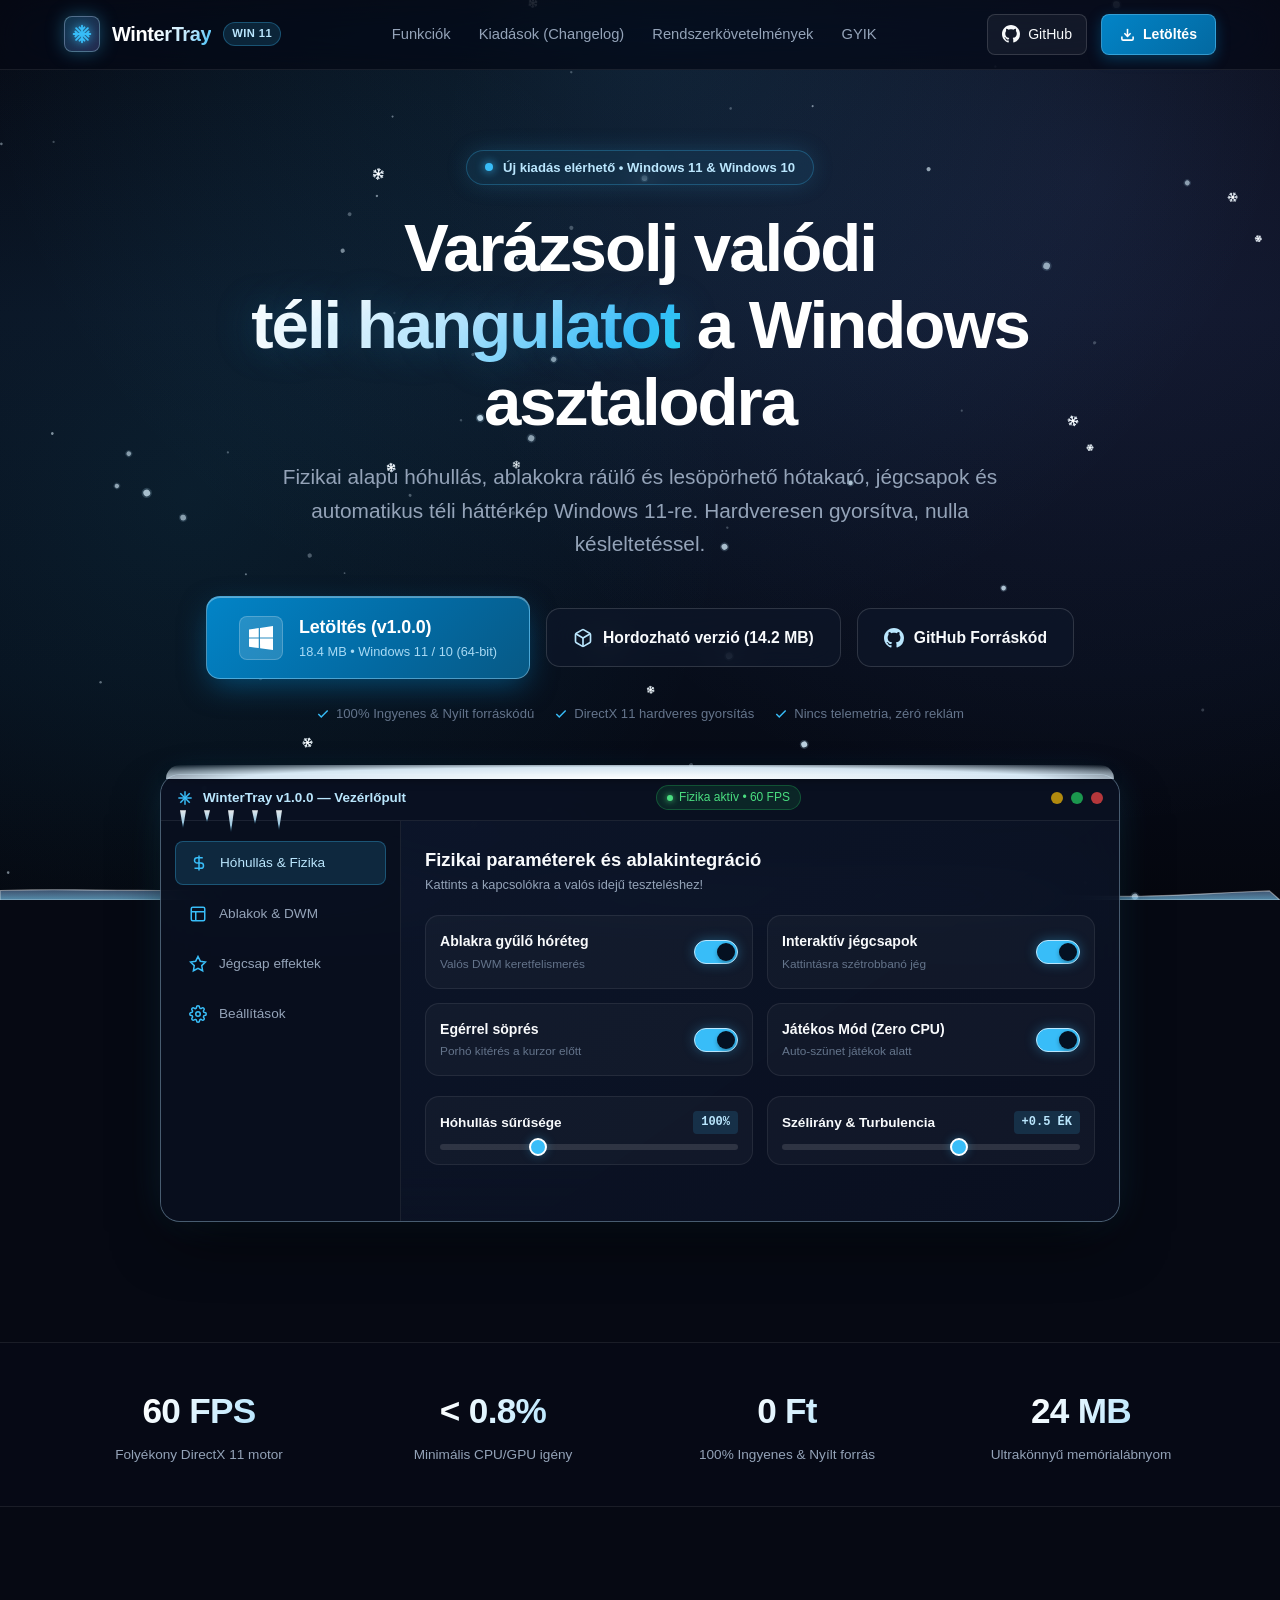
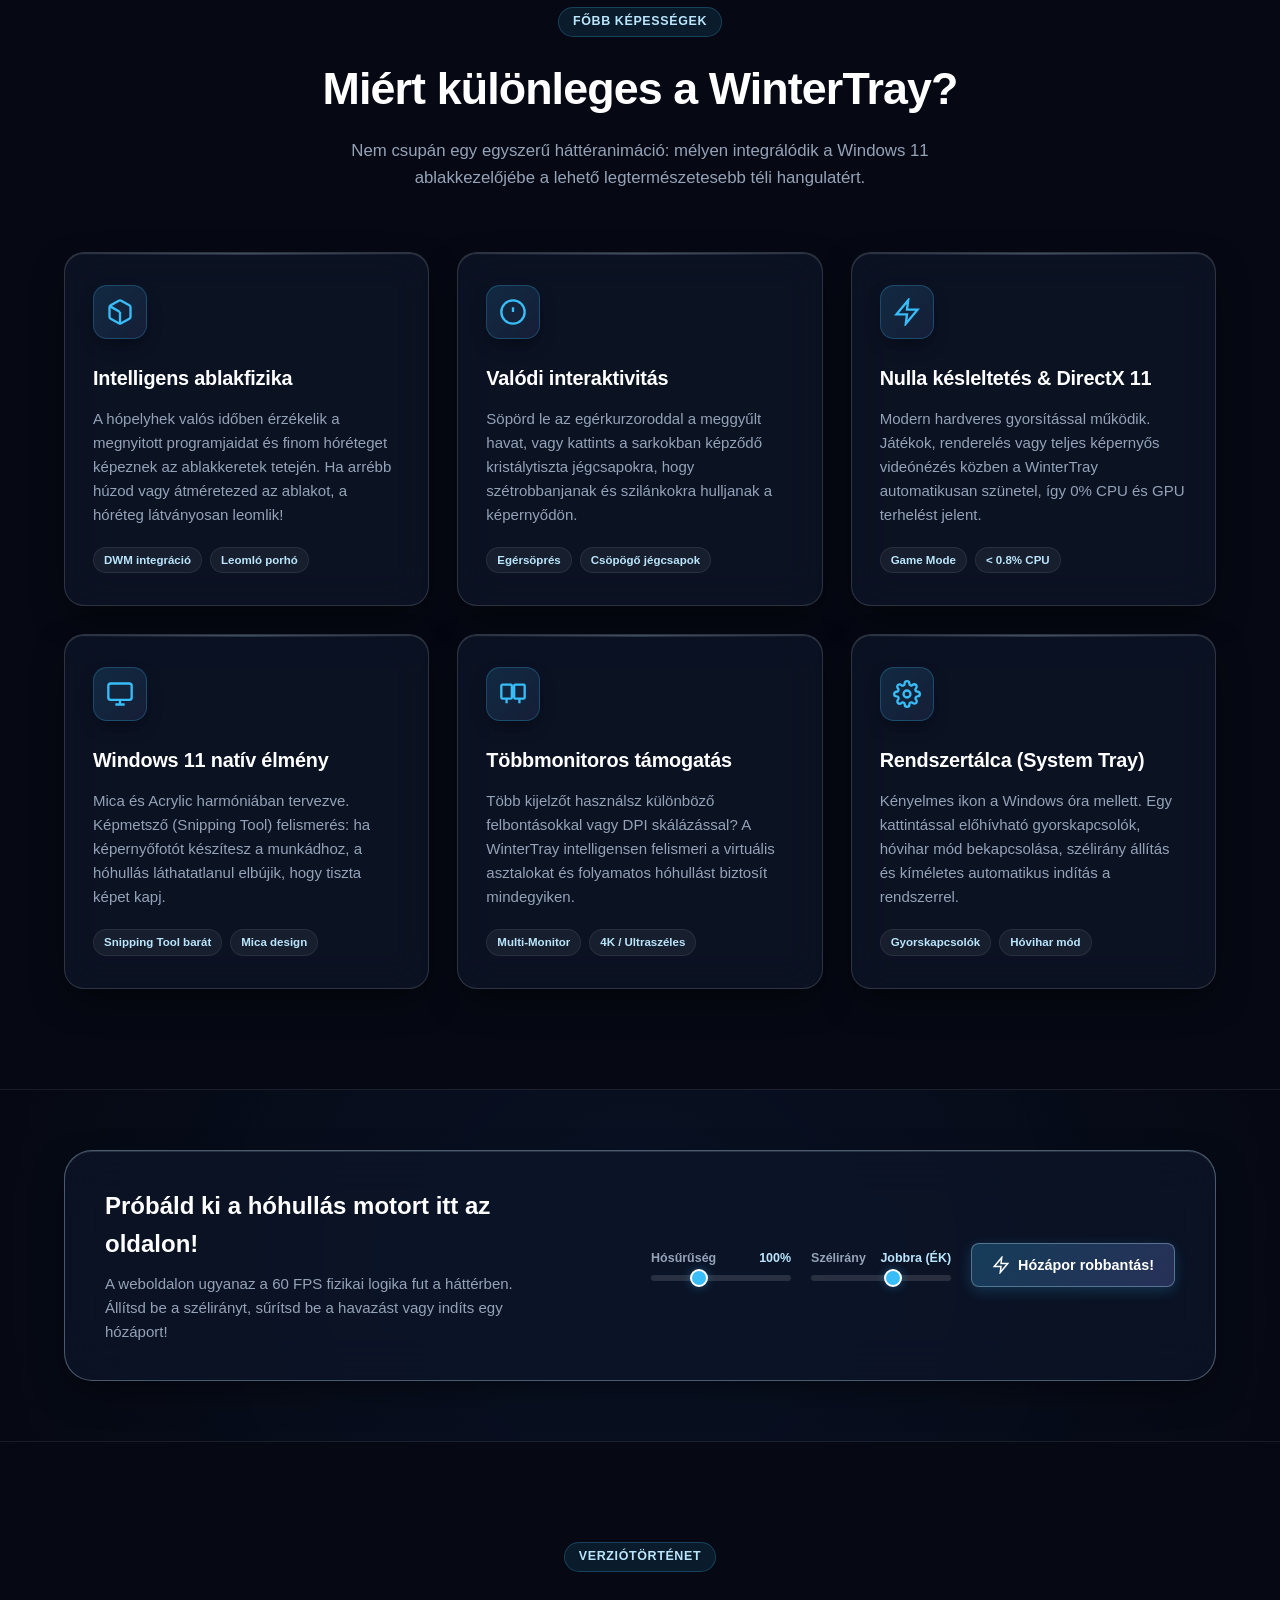
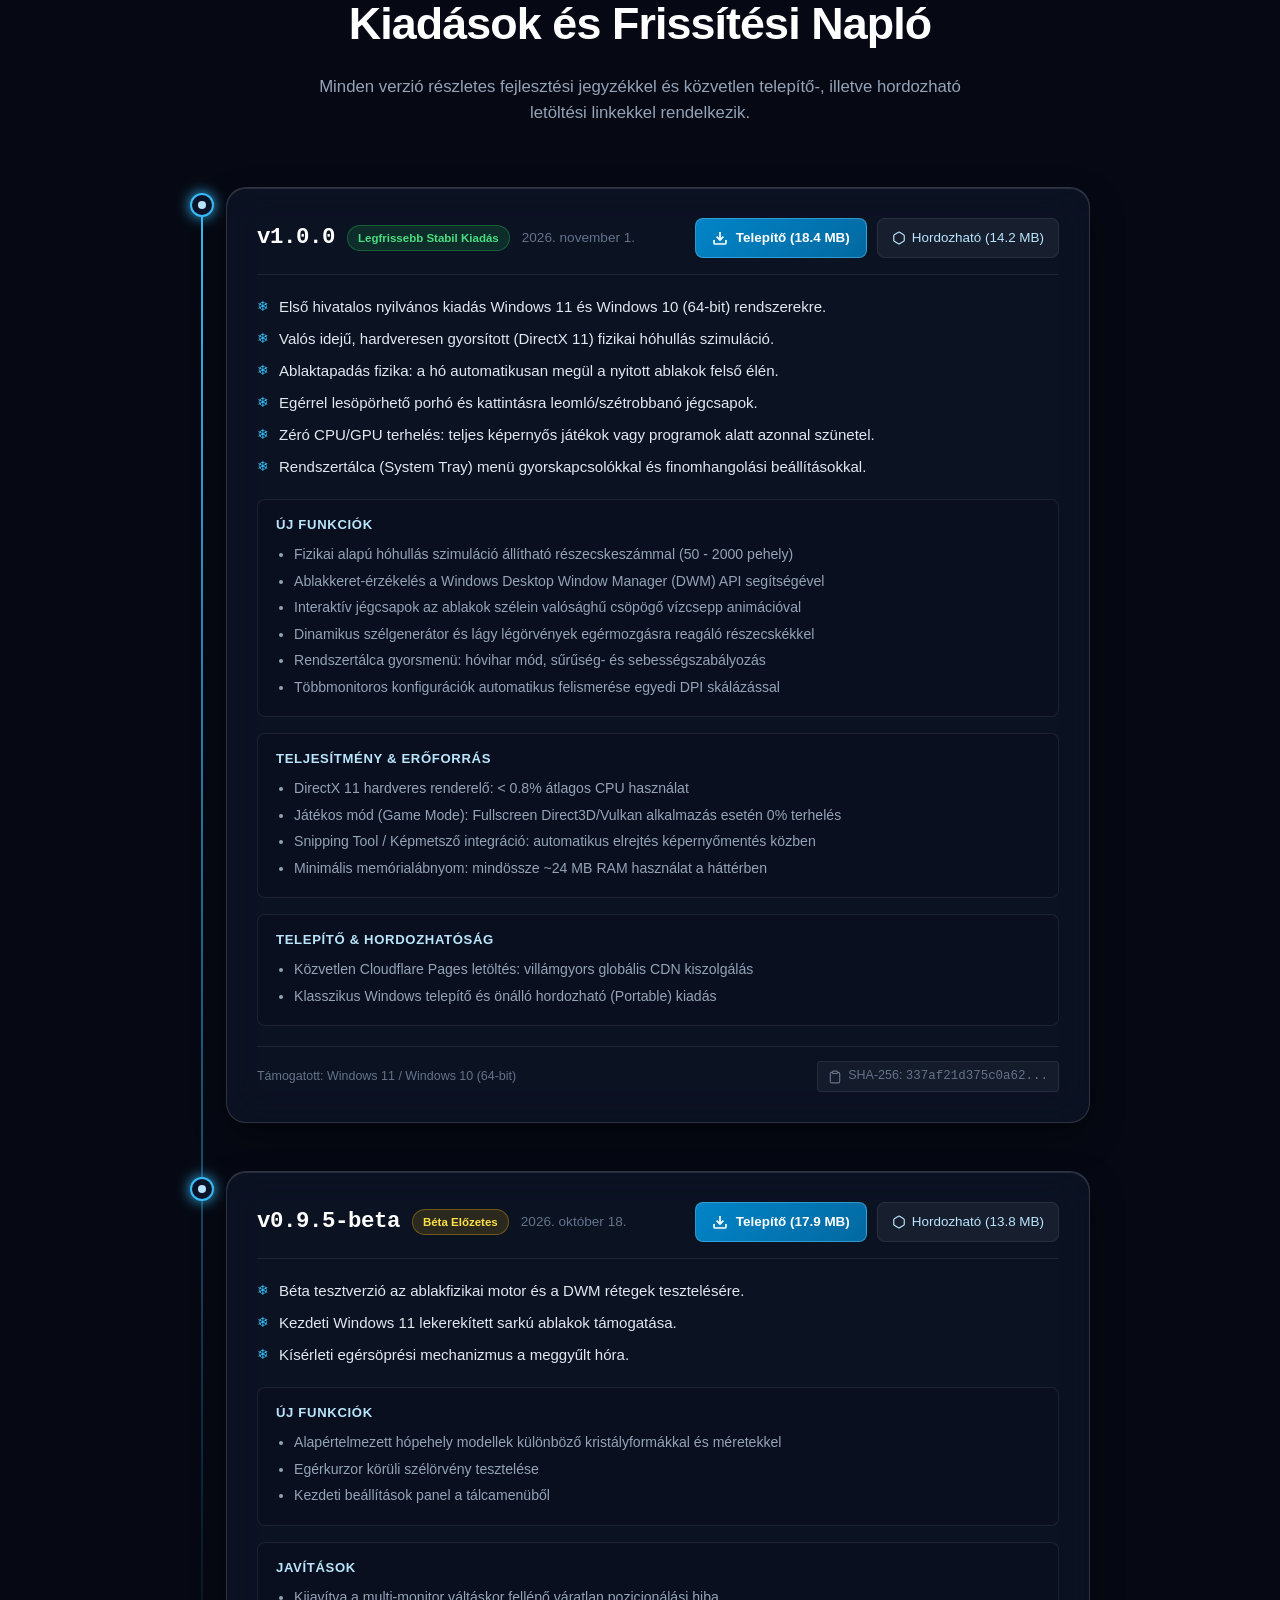
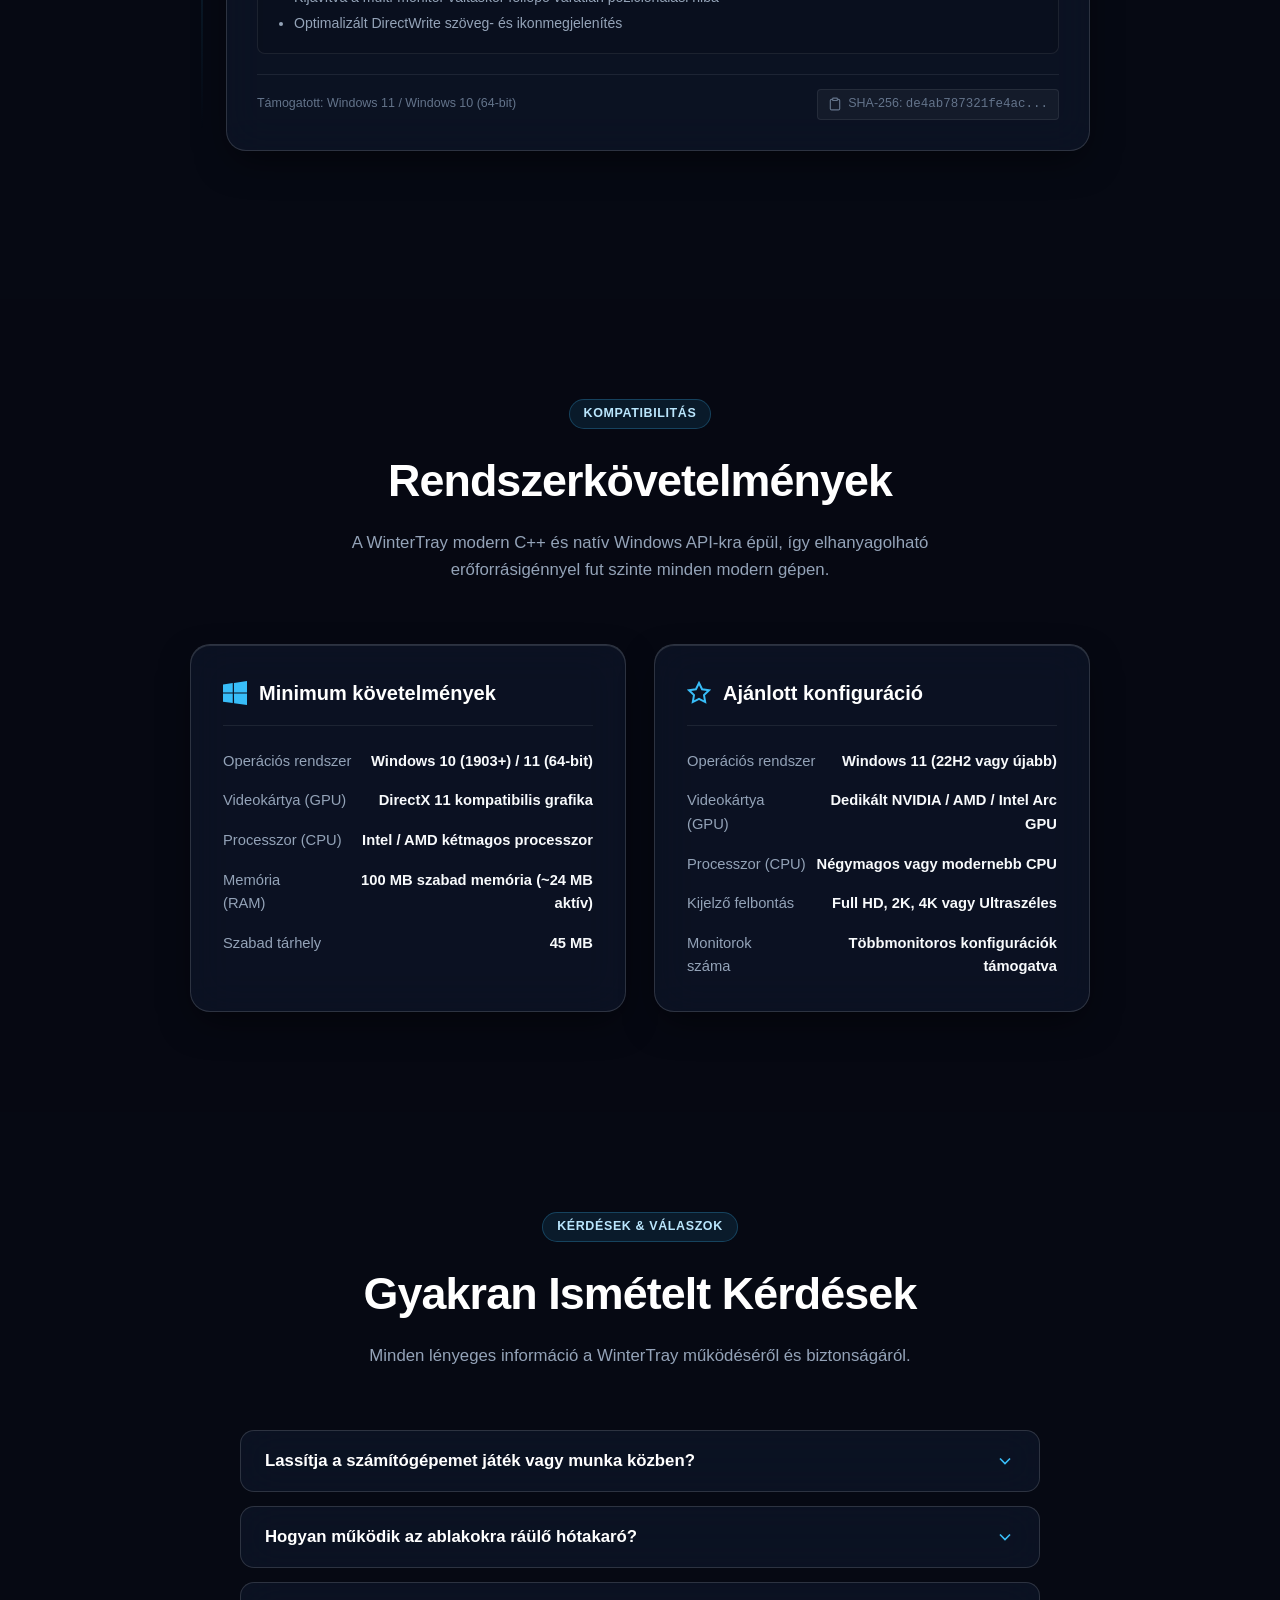
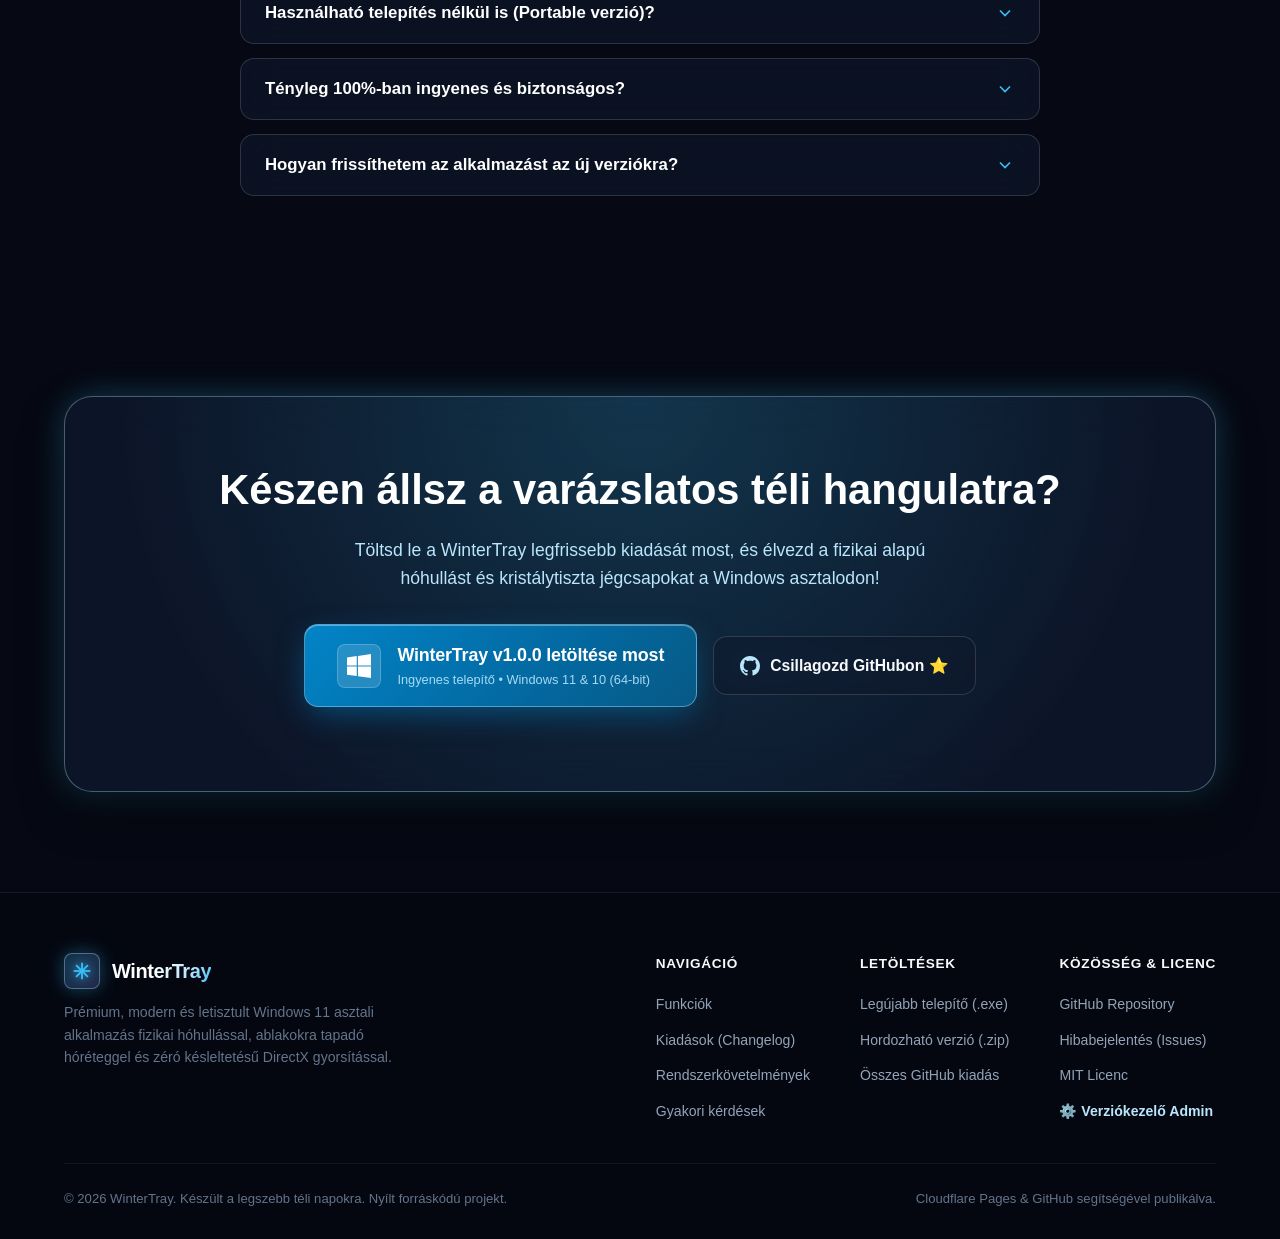
<file: index.html>
<!DOCTYPE html>
<html lang="hu">
<head>
  <meta charset="UTF-8">
  <meta name="viewport" content="width=device-width, initial-scale=1.0">
  <title>WinterTray — Varázsolj valódi téli hangulatot a Windows asztalodra | Windows 11</title>
  <meta name="description" content="Prémium Windows 11 desktop alkalmazás. Fizikai alapú hóhullás, ablakokra ráülő és lesöpörhető hótakaró, jégcsapok és automatikus téli hangulat. DirectX 11 hardveres gyorsítással, 100% ingyenesen.">
  <meta name="keywords" content="WinterTray, Windows 11 snow app, hóhullás asztalon, téli háttér, DirectX hó, desktop snow, Windows 10 hó, ablakfizika">
  <meta name="author" content="WinterTray Team">

  <!-- Open Graph / Közösségi média -->
  <meta property="og:type" content="website">
  <meta property="og:title" content="WinterTray — Varázsolj valódi téli hangulatot a Windows asztalodra">
  <meta property="og:description" content="Fizikai alapú hóhullás, ablakokra ráülő és lesöpörhető hótakaró, jégcsapok és zéró terhelés játékok alatt.">
  <meta property="og:url" content="https://github.com/baboy0715/wintertray_web">
  <meta property="og:image" content="https://raw.githubusercontent.com/baboy0715/wintertray_web/main/preview.png">
  <meta name="theme-color" content="#060913">

  <!-- Favicon (SVG Hópehely) -->
  <link rel="icon" type="image/svg+xml" href="data:image/svg+xml,%3Csvg xmlns='http://www.w3.org/2000/svg' viewBox='0 0 24 24' fill='none' stroke='%2338bdf8' stroke-width='2' stroke-linecap='round' stroke-linejoin='round'%3E%3Cline x1='12' y1='2' x2='12' y2='22'%3E%3C/line%3E%3Cline x1='2' y1='12' x2='22' y2='12'%3E%3C/line%3E%3Cline x1='4.93' y1='4.93' x2='19.07' y2='19.07'%3E%3C/line%3E%3Cline x1='19.07' y1='4.93' x2='4.93' y2='19.07'%3E%3C/line%3E%3C/svg%3E">

  <!-- Google Fonts: Inter -->
  <link rel="preconnect" href="https://fonts.googleapis.com">
  <link rel="preconnect" href="https://fonts.gstatic.com" crossorigin>
  <link href="https://fonts.googleapis.com/css2?family=Inter:wght@300;400;500;600;700;800&family=JetBrains+Mono:wght@400;600&display=swap" rel="stylesheet">

  <link rel="stylesheet" href="style.css">
</head>
<body>

  <!-- Interaktív 60 FPS HTML5 Canvas háttér-hóhullás -->
  <canvas id="snow-canvas" aria-hidden="true"></canvas>

  <div class="content-wrapper">

    <!-- =========================================================================
         FEJLÉC / NAVIGÁCIÓ
         ========================================================================= -->
    <header class="site-header">
      <div class="container nav-container">
        <a href="#" class="brand-logo" aria-label="WinterTray Főoldal">
          <div class="logo-icon-wrapper">
            <svg viewBox="0 0 24 24" fill="none" stroke="currentColor" stroke-width="2.2" stroke-linecap="round" stroke-linejoin="round">
              <line x1="12" y1="2" x2="12" y2="22"></line>
              <line x1="2" y1="12" x2="22" y2="12"></line>
              <line x1="4.93" y1="4.93" x2="19.07" y2="19.07"></line>
              <line x1="19.07" y1="4.93" x2="4.93" y2="19.07"></line>
              <polyline points="9 4 12 7 15 4"></polyline>
              <polyline points="9 20 12 17 15 20"></polyline>
              <polyline points="4 9 7 12 4 15"></polyline>
              <polyline points="20 9 17 12 20 15"></polyline>
            </svg>
          </div>
          <span class="brand-name">WinterTray</span>
          <span class="brand-badge">Win 11</span>
        </a>

        <nav>
          <ul class="nav-menu" id="nav-menu">
            <li><a href="#features" class="nav-link">Funkciók</a></li>
            <li><a href="#changelog" class="nav-link">Kiadások (Changelog)</a></li>
            <li><a href="#requirements" class="nav-link">Rendszerkövetelmények</a></li>
            <li><a href="#faq" class="nav-link">GYIK</a></li>
          </ul>
        </nav>

        <div class="nav-actions">
          <a href="https://github.com/baboy0715/wintertray_web" target="_blank" rel="noopener" class="btn-github" title="Forráskód a GitHubon">
            <svg width="18" height="18" viewBox="0 0 24 24" fill="currentColor">
              <path d="M12 0C5.37 0 0 5.37 0 12c0 5.31 3.435 9.795 8.205 11.385.6.105.825-.255.825-.57 0-.285-.015-1.23-.015-2.235-3.015.555-3.795-.735-4.035-1.41-.135-.345-.72-1.41-1.23-1.695-.42-.225-1.02-.78-.015-.795.945-.015 1.62.87 1.845 1.23 1.08 1.815 2.805 1.305 3.495.99.105-.78.42-1.305.765-1.605-2.67-.3-5.46-1.335-5.46-5.925 0-1.305.465-2.385 1.23-3.225-.12-.3-.54-1.53.12-3.18 0 0 1.005-.315 3.3 1.23.96-.27 1.98-.405 3-.405s2.04.135 3 .405c2.295-1.56 3.3-1.23 3.3-1.23.66 1.65.24 2.88.12 3.18.765.84 1.23 1.905 1.23 3.225 0 4.605-2.805 5.625-5.475 5.925.435.375.81 1.095.81 2.22 0 1.605-.015 2.895-.015 3.3 0 .315.225.69.825.57A12.02 12.02 0 0024 12c0-6.63-5.37-12-12-12z"/>
            </svg>
            <span>GitHub</span>
          </a>
          <a href="#changelog" id="nav-download-btn" class="btn-nav-download">
            <svg width="15" height="15" viewBox="0 0 24 24" fill="none" stroke="currentColor" stroke-width="2.5">
              <path d="M21 15v4a2 2 0 0 1-2 2H5a2 2 0 0 1-2-2v-4"></path>
              <polyline points="7 10 12 15 17 10"></polyline>
              <line x1="12" y1="15" x2="12" y2="3"></line>
            </svg>
            <span>Letöltés</span>
          </a>
          <button class="mobile-toggle" id="mobile-menu-toggle" aria-label="Menü megnyitása">
            <svg width="22" height="22" viewBox="0 0 24 24" fill="none" stroke="currentColor" stroke-width="2">
              <line x1="3" y1="12" x2="21" y2="12"></line>
              <line x1="3" y1="6" x2="21" y2="6"></line>
              <line x1="3" y1="18" x2="21" y2="18"></line>
            </svg>
          </button>
        </div>
      </div>
    </header>

    <!-- =========================================================================
         HERO BLOKK
         ========================================================================= -->
    <main>
      <section class="hero-section">
        <div class="container">
          <div class="hero-badge-wrapper">
            <div class="hero-pill">
              <span class="pill-pulse"></span>
              <span>Új kiadás elérhető • Windows 11 &amp; Windows 10</span>
            </div>
          </div>

          <h1 class="hero-title">
            Varázsolj valódi <span class="gradient-text">téli hangulatot</span> a Windows asztalodra
          </h1>

          <p class="hero-subtitle">
            Fizikai alapú hóhullás, ablakokra ráülő és lesöpörhető hótakaró, jégcsapok és automatikus téli háttérkép Windows 11-re. Hardveresen gyorsítva, nulla késleltetéssel.
          </p>

          <!-- Fő letöltési gombok -->
          <div class="hero-cta-group">
            <a href="./downloads/WinterTray-Setup.exe" id="hero-download-btn" class="btn-primary-download" download>
              <div class="download-icon-box">
                <!-- Windows Logo -->
                <svg viewBox="0 0 24 24" fill="currentColor">
                  <path d="M0 3.449L9.75 2.1v9.451H0m10.949-9.602L24 0v11.4H10.949M0 12.6h9.75v9.451L0 20.699M10.949 12.6H24V24l-12.901-1.8"/>
                </svg>
              </div>
              <div class="download-text-box">
                <span class="download-label" id="hero-version-label">Letöltés (v1.0.0)</span>
                <span class="download-meta" id="hero-size-label">18.4 MB • Windows 11 / 10 (64-bit)</span>
              </div>
            </a>

            <a href="./downloads/WinterTray-Portable.zip" id="hero-portable-btn" class="btn-secondary" title="Nem igényel telepítést, hordozható ZIP archívum" download>
              <svg viewBox="0 0 24 24" fill="none" stroke="currentColor" stroke-width="2">
                <path d="M21 16V8a2 2 0 0 0-1-1.73l-7-4a2 2 0 0 0-2 0l-7 4A2 2 0 0 0 3 8v8a2 2 0 0 0 1 1.73l7 4a2 2 0 0 0 2 0l7-4A2 2 0 0 0 21 16z"></path>
                <polyline points="3.27 6.96 12 12.01 20.73 6.96"></polyline>
                <line x1="12" y1="22.08" x2="12" y2="12"></line>
              </svg>
              <span>Hordozható verzió <span id="hero-portable-size">(14.2 MB)</span></span>
            </a>

            <a href="https://github.com/baboy0715/wintertray_web" target="_blank" rel="noopener" class="btn-secondary">
              <svg viewBox="0 0 24 24" fill="currentColor">
                <path d="M12 0C5.37 0 0 5.37 0 12c0 5.31 3.435 9.795 8.205 11.385.6.105.825-.255.825-.57 0-.285-.015-1.23-.015-2.235-3.015.555-3.795-.735-4.035-1.41-.135-.345-.72-1.41-1.23-1.695-.42-.225-1.02-.78-.015-.795.945-.015 1.62.87 1.845 1.23 1.08 1.815 2.805 1.305 3.495.99.105-.78.42-1.305.765-1.605-2.67-.3-5.46-1.335-5.46-5.925 0-1.305.465-2.385 1.23-3.225-.12-.3-.54-1.53.12-3.18 0 0 1.005-.315 3.3 1.23.96-.27 1.98-.405 3-.405s2.04.135 3 .405c2.295-1.56 3.3-1.23 3.3-1.23.66 1.65.24 2.88.12 3.18.765.84 1.23 1.905 1.23 3.225 0 4.605-2.805 5.625-5.475 5.925.435.375.81 1.095.81 2.22 0 1.605-.015 2.895-.015 3.3 0 .315.225.69.825.57A12.02 12.02 0 0024 12c0-6.63-5.37-12-12-12z"/>
              </svg>
              <span>GitHub Forráskód</span>
            </a>
          </div>

          <div class="hero-quick-meta">
            <span>
              <svg viewBox="0 0 24 24" fill="none" stroke="currentColor" stroke-width="2.5"><polyline points="20 6 9 17 4 12"></polyline></svg>
              100% Ingyenes &amp; Nyílt forráskódú
            </span>
            <span>
              <svg viewBox="0 0 24 24" fill="none" stroke="currentColor" stroke-width="2.5"><polyline points="20 6 9 17 4 12"></polyline></svg>
              DirectX 11 hardveres gyorsítás
            </span>
            <span>
              <svg viewBox="0 0 24 24" fill="none" stroke="currentColor" stroke-width="2.5"><polyline points="20 6 9 17 4 12"></polyline></svg>
              Nincs telemetria, zéró reklám
            </span>
          </div>

          <!-- =========================================================================
               WINDOWS 11 ALKALMAZÁS MOCK-UP KERET
               ========================================================================= -->
          <div class="mockup-wrapper">
            <!-- Valósághű hótakaró és jégcsap rétegek a mockupon -->
            <div class="snow-cap" title="Valós időben az ablakok tetején megülő hóréteg"></div>
            <div class="icicles-decor" title="Kattints a jégcsapokra!">
              <div class="icicle"></div>
              <div class="icicle"></div>
              <div class="icicle"></div>
              <div class="icicle"></div>
              <div class="icicle"></div>
            </div>

            <div class="app-mockup">
              <!-- Windows 11 Fejléc -->
              <div class="mockup-titlebar">
                <div class="titlebar-brand">
                  <svg viewBox="0 0 24 24" fill="none" stroke="currentColor" stroke-width="2.2">
                    <line x1="12" y1="2" x2="12" y2="22"></line>
                    <line x1="2" y1="12" x2="22" y2="12"></line>
                    <line x1="4.93" y1="4.93" x2="19.07" y2="19.07"></line>
                    <line x1="19.07" y1="4.93" x2="4.93" y2="19.07"></line>
                  </svg>
                  <span>WinterTray v1.0.0 — Vezérlőpult</span>
                </div>
                <div class="titlebar-status">
                  <span class="status-dot"></span>
                  <span>Fizika aktív • 60 FPS</span>
                </div>
                <div class="caption-buttons">
                  <div class="caption-btn minimize"></div>
                  <div class="caption-btn maximize"></div>
                  <div class="caption-btn close"></div>
                </div>
              </div>

              <!-- Mockup Belső -->
              <div class="mockup-body">
                <aside class="mockup-sidebar">
                  <div class="sidebar-item active">
                    <svg viewBox="0 0 24 24" fill="none" stroke="currentColor" stroke-width="2"><path d="M12 2v20M17 5H9.5a3.5 3.5 0 0 0 0 7h5a3.5 3.5 0 0 1 0 7H6"/></svg>
                    <span>Hóhullás &amp; Fizika</span>
                  </div>
                  <div class="sidebar-item">
                    <svg viewBox="0 0 24 24" fill="none" stroke="currentColor" stroke-width="2"><rect x="3" y="3" width="18" height="18" rx="2" ry="2"></rect><line x1="3" y1="9" x2="21" y2="9"></line><line x1="9" y1="21" x2="9" y2="9"></line></svg>
                    <span>Ablakok &amp; DWM</span>
                  </div>
                  <div class="sidebar-item">
                    <svg viewBox="0 0 24 24" fill="none" stroke="currentColor" stroke-width="2"><polygon points="12 2 15.09 8.26 22 9.27 17 14.14 18.18 21.02 12 17.77 5.82 21.02 7 14.14 2 9.27 8.91 8.26 12 2"></polygon></svg>
                    <span>Jégcsap effektek</span>
                  </div>
                  <div class="sidebar-item">
                    <svg viewBox="0 0 24 24" fill="none" stroke="currentColor" stroke-width="2"><circle cx="12" cy="12" r="3"></circle><path d="M19.4 15a1.65 1.65 0 0 0 .33 1.82l.06.06a2 2 0 0 1 0 2.83 2 2 0 0 1-2.83 0l-.06-.06a1.65 1.65 0 0 0-1.82-.33 1.65 1.65 0 0 0-1 1.51V21a2 2 0 0 1-2 2 2 2 0 0 1-2-2v-.09A1.65 1.65 0 0 0 9 19.4a1.65 1.65 0 0 0-1.82.33l-.06.06a2 2 0 0 1-2.83 0 2 2 0 0 1 0-2.83l.06-.06a1.65 1.65 0 0 0 .33-1.82 1.65 1.65 0 0 0-1.51-1H3a2 2 0 0 1-2-2 2 2 0 0 1 2-2h.09A1.65 1.65 0 0 0 4.6 9a1.65 1.65 0 0 0-.33-1.82l-.06-.06a2 2 0 0 1 0-2.83 2 2 0 0 1 2.83 0l.06.06a1.65 1.65 0 0 0 1.82.33H9a1.65 1.65 0 0 0 1-1.51V3a2 2 0 0 1 2-2 2 2 0 0 1 2 2v.09a1.65 1.65 0 0 0 1 1.51 1.65 1.65 0 0 0 1.82-.33l.06-.06a2 2 0 0 1 2.83 0 2 2 0 0 1 0 2.83l-.06.06a1.65 1.65 0 0 0-.33 1.82V9a1.65 1.65 0 0 0 1.51 1H21a2 2 0 0 1 2 2 2 2 0 0 1-2 2h-.09a1.65 1.65 0 0 0-1.51 1z"></path></svg>
                    <span>Beállítások</span>
                  </div>
                </aside>

                <div class="mockup-content">
                  <div class="mockup-header-title">
                    <div>
                      <h4>Fizikai paraméterek és ablakintegráció</h4>
                      <p>Kattints a kapcsolókra a valós idejű teszteléshez!</p>
                    </div>
                  </div>

                  <!-- Windows 11 Fluent Toggles -->
                  <div class="mockup-settings-grid">
                    <div class="setting-card">
                      <div class="setting-info">
                        <span class="setting-name">Ablakra gyűlő hóréteg</span>
                        <span class="setting-desc">Valós DWM keretfelismerés</span>
                      </div>
                      <div class="w11-toggle checked" data-feature="snow-cap" title="Kattints a kapcsolásra">
                        <div class="w11-toggle-thumb"></div>
                      </div>
                    </div>

                    <div class="setting-card">
                      <div class="setting-info">
                        <span class="setting-name">Interaktív jégcsapok</span>
                        <span class="setting-desc">Kattintásra szétrobbanó jég</span>
                      </div>
                      <div class="w11-toggle checked" data-feature="icicles" title="Kattints a kapcsolásra">
                        <div class="w11-toggle-thumb"></div>
                      </div>
                    </div>

                    <div class="setting-card">
                      <div class="setting-info">
                        <span class="setting-name">Egérrel söprés</span>
                        <span class="setting-desc">Porhó kitérés a kurzor előtt</span>
                      </div>
                      <div class="w11-toggle checked" data-feature="mouse-brush" title="Kattints a kapcsolásra">
                        <div class="w11-toggle-thumb"></div>
                      </div>
                    </div>

                    <div class="setting-card">
                      <div class="setting-info">
                        <span class="setting-name">Játékos Mód (Zero CPU)</span>
                        <span class="setting-desc">Auto-szünet játékok alatt</span>
                      </div>
                      <div class="w11-toggle checked" data-feature="game-mode" title="Kattints a kapcsolásra">
                        <div class="w11-toggle-thumb"></div>
                      </div>
                    </div>
                  </div>

                  <!-- Interaktív Csúszkák -->
                  <div class="mockup-settings-grid">
                    <div class="slider-control-card">
                      <div class="slider-top-row">
                        <span>Hóhullás sűrűsége</span>
                        <span class="slider-val-tag" id="mockup-speed-val">100%</span>
                      </div>
                      <input type="range" class="w11-slider" id="mockup-speed-slider" min="0.3" max="2.5" step="0.1" value="1.0">
                    </div>

                    <div class="slider-control-card">
                      <div class="slider-top-row">
                        <span>Szélirány &amp; Turbulencia</span>
                        <span class="slider-val-tag" id="mockup-wind-val">+0.5 ÉK</span>
                      </div>
                      <input type="range" class="w11-slider" id="mockup-wind-slider" min="-3.0" max="3.0" step="0.2" value="0.5">
                    </div>
                  </div>

                </div>
              </div>
            </div>
          </div>

        </div>
      </section>

      <!-- =========================================================================
           METRIKA / STATISZTIKA SÁV
           ========================================================================= -->
      <section class="stats-strip">
        <div class="container">
          <div class="stats-grid">
            <div class="stat-item">
              <span class="stat-number">60 FPS</span>
              <span class="stat-desc">Folyékony DirectX 11 motor</span>
            </div>
            <div class="stat-item">
              <span class="stat-number">&lt; 0.8%</span>
              <span class="stat-desc">Minimális CPU/GPU igény</span>
            </div>
            <div class="stat-item">
              <span class="stat-number">0 Ft</span>
              <span class="stat-desc">100% Ingyenes &amp; Nyílt forrás</span>
            </div>
            <div class="stat-item">
              <span class="stat-number">24 MB</span>
              <span class="stat-desc">Ultrakönnyű memórialábnyom</span>
            </div>
          </div>
        </div>
      </section>

      <!-- =========================================================================
           FUNKCIÓK SZEKCIÓ (GLASSMORPHISM KÁRTYÁK)
           ========================================================================= -->
      <section id="features" class="section-padding">
        <div class="container">
          <div class="section-header">
            <div class="section-pill">Főbb képességek</div>
            <h2 class="section-title">Miért különleges a WinterTray?</h2>
            <p class="section-subtitle">
              Nem csupán egy egyszerű háttéranimáció: mélyen integrálódik a Windows 11 ablakkezelőjébe a lehető legtermészetesebb téli hangulatért.
            </p>
          </div>

          <div class="features-grid">
            <!-- 1. Intelligens fizika -->
            <div class="feature-card">
              <div class="feature-icon-wrapper">
                <svg viewBox="0 0 24 24" fill="none" stroke="currentColor" stroke-width="2">
                  <path d="M21 16V8a2 2 0 0 0-1-1.73l-7-4a2 2 0 0 0-2 0l-7 4A2 2 0 0 0 3 8v8a2 2 0 0 0 1 1.73l7 4a2 2 0 0 0 2 0l7-4A2 2 0 0 0 21 16z"></path>
                  <line x1="3.27" y1="6.96" x2="12" y2="12.01"></line>
                  <line x1="12" y1="22.08" x2="12" y2="12"></line>
                </svg>
              </div>
              <h3>Intelligens ablakfizika</h3>
              <p>
                A hópelyhek valós időben érzékelik a megnyitott programjaidat és finom hóréteget képeznek az ablakkeretek tetején. Ha arrébb húzod vagy átméretezed az ablakot, a hóréteg látványosan leomlik!
              </p>
              <div class="feature-tag-list">
                <span class="feature-tag">DWM integráció</span>
                <span class="feature-tag">Leomló porhó</span>
              </div>
            </div>

            <!-- 2. Interaktivitás -->
            <div class="feature-card">
              <div class="feature-icon-wrapper">
                <svg viewBox="0 0 24 24" fill="none" stroke="currentColor" stroke-width="2">
                  <circle cx="12" cy="12" r="10"></circle>
                  <line x1="12" y1="8" x2="12" y2="12"></line>
                  <line x1="12" y1="16" x2="12.01" y2="16"></line>
                </svg>
              </div>
              <h3>Valódi interaktivitás</h3>
              <p>
                Söpörd le az egérkurzoroddal a meggyűlt havat, vagy kattints a sarkokban képződő kristálytiszta jégcsapokra, hogy szétrobbanjanak és szilánkokra hulljanak a képernyődön.
              </p>
              <div class="feature-tag-list">
                <span class="feature-tag">Egérsöprés</span>
                <span class="feature-tag">Csöpögő jégcsapok</span>
              </div>
            </div>

            <!-- 3. Nulla késleltetés -->
            <div class="feature-card">
              <div class="feature-icon-wrapper">
                <svg viewBox="0 0 24 24" fill="none" stroke="currentColor" stroke-width="2">
                  <polygon points="13 2 3 14 12 14 11 22 21 10 12 10 13 2"></polygon>
                </svg>
              </div>
              <h3>Nulla késleltetés &amp; DirectX 11</h3>
              <p>
                Modern hardveres gyorsítással működik. Játékok, renderelés vagy teljes képernyős videónézés közben a WinterTray automatikusan szünetel, így 0% CPU és GPU terhelést jelent.
              </p>
              <div class="feature-tag-list">
                <span class="feature-tag">Game Mode</span>
                <span class="feature-tag">&lt; 0.8% CPU</span>
              </div>
            </div>

            <!-- 4. Windows 11 natív élmény -->
            <div class="feature-card">
              <div class="feature-icon-wrapper">
                <svg viewBox="0 0 24 24" fill="none" stroke="currentColor" stroke-width="2">
                  <rect x="2" y="3" width="20" height="14" rx="2" ry="2"></rect>
                  <line x1="8" y1="21" x2="16" y2="21"></line>
                  <line x1="12" y1="17" x2="12" y2="21"></line>
                </svg>
              </div>
              <h3>Windows 11 natív élmény</h3>
              <p>
                Mica és Acrylic harmóniában tervezve. Képmetsző (Snipping Tool) felismerés: ha képernyőfotót készítesz a munkádhoz, a hóhullás láthatatlanul elbújik, hogy tiszta képet kapj.
              </p>
              <div class="feature-tag-list">
                <span class="feature-tag">Snipping Tool barát</span>
                <span class="feature-tag">Mica design</span>
              </div>
            </div>

            <!-- 5. Többmonitoros támogatás -->
            <div class="feature-card">
              <div class="feature-icon-wrapper">
                <svg viewBox="0 0 24 24" fill="none" stroke="currentColor" stroke-width="2">
                  <rect x="2" y="4" width="9" height="12" rx="1"></rect>
                  <rect x="13" y="4" width="9" height="12" rx="1"></rect>
                  <line x1="6.5" y1="16" x2="6.5" y2="20"></line>
                  <line x1="17.5" y1="16" x2="17.5" y2="20"></line>
                </svg>
              </div>
              <h3>Többmonitoros támogatás</h3>
              <p>
                Több kijelzőt használsz különböző felbontásokkal vagy DPI skálázással? A WinterTray intelligensen felismeri a virtuális asztalokat és folyamatos hóhullást biztosít mindegyiken.
              </p>
              <div class="feature-tag-list">
                <span class="feature-tag">Multi-Monitor</span>
                <span class="feature-tag">4K / Ultraszéles</span>
              </div>
            </div>

            <!-- 6. Rendszertálca integráció -->
            <div class="feature-card">
              <div class="feature-icon-wrapper">
                <svg viewBox="0 0 24 24" fill="none" stroke="currentColor" stroke-width="2">
                  <circle cx="12" cy="12" r="3"></circle>
                  <path d="M19.4 15a1.65 1.65 0 0 0 .33 1.82l.06.06a2 2 0 0 1 0 2.83 2 2 0 0 1-2.83 0l-.06-.06a1.65 1.65 0 0 0-1.82-.33 1.65 1.65 0 0 0-1 1.51V21a2 2 0 0 1-2 2 2 2 0 0 1-2-2v-.09A1.65 1.65 0 0 0 9 19.4a1.65 1.65 0 0 0-1.82.33l-.06.06a2 2 0 0 1-2.83 0 2 2 0 0 1 0-2.83l.06-.06a1.65 1.65 0 0 0 .33-1.82 1.65 1.65 0 0 0-1.51-1H3a2 2 0 0 1-2-2 2 2 0 0 1 2-2h.09A1.65 1.65 0 0 0 4.6 9a1.65 1.65 0 0 0-.33-1.82l-.06-.06a2 2 0 0 1 0-2.83 2 2 0 0 1 2.83 0l.06.06a1.65 1.65 0 0 0 1.82.33H9a1.65 1.65 0 0 0 1-1.51V3a2 2 0 0 1 2-2 2 2 0 0 1 2 2v.09a1.65 1.65 0 0 0 1 1.51 1.65 1.65 0 0 0 1.82-.33l.06-.06a2 2 0 0 1 2.83 0 2 2 0 0 1 0 2.83l-.06.06a1.65 1.65 0 0 0-.33 1.82V9a1.65 1.65 0 0 0 1.51 1H21a2 2 0 0 1 2 2 2 2 0 0 1-2 2h-.09a1.65 1.65 0 0 0-1.51 1z"></path>
                </svg>
              </div>
              <h3>Rendszertálca (System Tray)</h3>
              <p>
                Kényelmes ikon a Windows óra mellett. Egy kattintással előhívható gyorskapcsolók, hóvihar mód bekapcsolása, szélirány állítás és kíméletes automatikus indítás a rendszerrel.
              </p>
              <div class="feature-tag-list">
                <span class="feature-tag">Gyorskapcsolók</span>
                <span class="feature-tag">Hóvihar mód</span>
              </div>
            </div>
          </div>
        </div>
      </section>

      <!-- =========================================================================
           INTERAKTÍV HÓ-JÁTSZÓTÉR (SNOW PLAYGROUND)
           ========================================================================= -->
      <section class="playground-section">
        <div class="container">
          <div class="playground-card">
            <div class="playground-info">
              <h3>Próbáld ki a hóhullás motort itt az oldalon!</h3>
              <p>
                A weboldalon ugyanaz a 60 FPS fizikai logika fut a háttérben. Állítsd be a szélirányt, sűrítsd be a havazást vagy indíts egy hózáport!
              </p>
            </div>

            <div class="playground-controls">
              <div class="pg-control-group">
                <span class="pg-control-label">
                  <span>Hósűrűség</span>
                  <span id="pg-density-val" style="color: var(--ice-light);">100%</span>
                </span>
                <input type="range" class="w11-slider" id="pg-density" min="0.3" max="2.5" step="0.1" value="1.0">
              </div>

              <div class="pg-control-group">
                <span class="pg-control-label">
                  <span>Szélirány</span>
                  <span id="pg-wind-val" style="color: var(--ice-light);">Jobbra (ÉK)</span>
                </span>
                <input type="range" class="w11-slider" id="pg-wind" min="-3.0" max="3.0" step="0.2" value="0.5">
              </div>

              <button id="btn-trigger-flurry" class="btn-flurry">
                <svg width="18" height="18" viewBox="0 0 24 24" fill="none" stroke="currentColor" stroke-width="2"><path d="M13 2L3 14h9l-1 8 10-12h-9l1-8z"></path></svg>
                <span>Hózápor robbantás!</span>
              </button>
            </div>
          </div>
        </div>
      </section>

      <!-- =========================================================================
           VERZIÓTÖRTÉNET & KIADÁSOK (CHANGELOG) SZEKCIÓ
           ========================================================================= -->
      <section id="changelog" class="section-padding changelog-section">
        <div class="container">
          <div class="section-header">
            <div class="section-pill">Verziótörténet</div>
            <h2 class="section-title">Kiadások és Frissítési Napló</h2>
            <p class="section-subtitle">
              Minden verzió részletes fejlesztési jegyzékkel és közvetlen telepítő-, illetve hordozható letöltési linkekkel rendelkezik.
            </p>
          </div>

          <!-- Dinamikusan generált kiadás lista a releases.js alapján -->
          <div class="timeline-container" id="changelog-timeline">
            <!-- Tartalék statikus markup, amíg a JavaScript inicializál -->
            <div class="timeline-item">
              <div class="timeline-node"><div class="timeline-node-inner"></div></div>
              <div class="timeline-card">
                <div class="release-header">
                  <div class="release-title-group">
                    <span class="release-version">v1.0.0</span>
                    <span class="release-badge">Legfrissebb Kiadás</span>
                    <span class="release-date">2026. november 1.</span>
                  </div>
                  <div class="release-download-group">
                    <a href="https://github.com/baboy0715/wintertray_web/releases/download/v1.0.0/WinterTray-Setup.exe" class="btn-release-dl">
                      Telepítő (18.4 MB)
                    </a>
                  </div>
                </div>
                <ul class="release-highlights">
                  <li>Első hivatalos nyilvános kiadás Windows 11 és Windows 10 (64-bit) rendszerekre.</li>
                  <li>Valós idejű, hardveresen gyorsított (DirectX 11) fizikai hóhullás.</li>
                  <li>Ablakok tetején megülő hóréteg és leomló fizika.</li>
                </ul>
              </div>
            </div>
          </div>

        </div>
      </section>

      <!-- =========================================================================
           RENDSZERKÖVETELMÉNYEK
           ========================================================================= -->
      <section id="requirements" class="section-padding" style="background: rgba(6, 9, 19, 0.5);">
        <div class="container">
          <div class="section-header">
            <div class="section-pill">Kompatibilitás</div>
            <h2 class="section-title">Rendszerkövetelmények</h2>
            <p class="section-subtitle">
              A WinterTray modern C++ és natív Windows API-kra épül, így elhanyagolható erőforrásigénnyel fut szinte minden modern gépen.
            </p>
          </div>

          <div class="req-grid">
            <div class="req-card">
              <div class="req-card-header">
                <svg viewBox="0 0 24 24" fill="currentColor">
                  <path d="M0 3.449L9.75 2.1v9.451H0m10.949-9.602L24 0v11.4H10.949M0 12.6h9.75v9.451L0 20.699M10.949 12.6H24V24l-12.901-1.8"/>
                </svg>
                <h3>Minimum követelmények</h3>
              </div>
              <div class="req-list">
                <div class="req-row">
                  <span class="req-label">Operációs rendszer</span>
                  <span class="req-val">Windows 10 (1903+) / 11 (64-bit)</span>
                </div>
                <div class="req-row">
                  <span class="req-label">Videokártya (GPU)</span>
                  <span class="req-val">DirectX 11 kompatibilis grafika</span>
                </div>
                <div class="req-row">
                  <span class="req-label">Processzor (CPU)</span>
                  <span class="req-val">Intel / AMD kétmagos processzor</span>
                </div>
                <div class="req-row">
                  <span class="req-label">Memória (RAM)</span>
                  <span class="req-val">100 MB szabad memória (~24 MB aktív)</span>
                </div>
                <div class="req-row">
                  <span class="req-label">Szabad tárhely</span>
                  <span class="req-val">45 MB</span>
                </div>
              </div>
            </div>

            <div class="req-card">
              <div class="req-card-header">
                <svg viewBox="0 0 24 24" fill="none" stroke="currentColor" stroke-width="2">
                  <polygon points="12 2 15.09 8.26 22 9.27 17 14.14 18.18 21.02 12 17.77 5.82 21.02 7 14.14 2 9.27 8.91 8.26 12 2"></polygon>
                </svg>
                <h3>Ajánlott konfiguráció</h3>
              </div>
              <div class="req-list">
                <div class="req-row">
                  <span class="req-label">Operációs rendszer</span>
                  <span class="req-val">Windows 11 (22H2 vagy újabb)</span>
                </div>
                <div class="req-row">
                  <span class="req-label">Videokártya (GPU)</span>
                  <span class="req-val">Dedikált NVIDIA / AMD / Intel Arc GPU</span>
                </div>
                <div class="req-row">
                  <span class="req-label">Processzor (CPU)</span>
                  <span class="req-val">Négymagos vagy modernebb CPU</span>
                </div>
                <div class="req-row">
                  <span class="req-label">Kijelző felbontás</span>
                  <span class="req-val">Full HD, 2K, 4K vagy Ultraszéles</span>
                </div>
                <div class="req-row">
                  <span class="req-label">Monitorok száma</span>
                  <span class="req-val">Többmonitoros konfigurációk támogatva</span>
                </div>
              </div>
            </div>
          </div>
        </div>
      </section>

      <!-- =========================================================================
           GYAKRAN ISMÉTELT KÉRDÉSEK (FAQ)
           ========================================================================= -->
      <section id="faq" class="section-padding">
        <div class="container">
          <div class="section-header">
            <div class="section-pill">Kérdések &amp; Válaszok</div>
            <h2 class="section-title">Gyakran Ismételt Kérdések</h2>
            <p class="section-subtitle">
              Minden lényeges információ a WinterTray működéséről és biztonságáról.
            </p>
          </div>

          <div class="faq-list">
            <div class="faq-item">
              <button class="faq-question">
                <span>Lassítja a számítógépemet játék vagy munka közben?</span>
                <svg viewBox="0 0 24 24" fill="none" stroke="currentColor" stroke-width="2"><polyline points="6 9 12 15 18 9"></polyline></svg>
              </button>
              <div class="faq-answer">
                <div class="faq-answer-inner">
                  Nem. A WinterTray beépített <strong>Game Mode</strong> funkcióval rendelkezik: amint bármilyen teljes képernyős játékot vagy alkalmazást (pl. Blender, videovágó) indítasz el, a hóhullás azonnal teljesen felfüggeszti a renderelést (0% CPU és 0% GPU terhelés).
                </div>
              </div>
            </div>

            <div class="faq-item">
              <button class="faq-question">
                <span>Hogyan működik az ablakokra ráülő hótakaró?</span>
                <svg viewBox="0 0 24 24" fill="none" stroke="currentColor" stroke-width="2"><polyline points="6 9 12 15 18 9"></polyline></svg>
              </button>
              <div class="faq-answer">
                <div class="faq-answer-inner">
                  A program közvetlenül a Windows Desktop Window Manager (DWM) rétegével kommunikál, így pontosan ismeri a látható ablakok pozícióját és lekerekített kereteit. A pelyhek felütköznek a kereteken, és ha arrébb mozgatod az ablakot, a fizikai motor valósághűen leomlasztja a meggyűlt havat.
                </div>
              </div>
            </div>

            <div class="faq-item">
              <button class="faq-question">
                <span>Használható telepítés nélkül is (Portable verzió)?</span>
                <svg viewBox="0 0 24 24" fill="none" stroke="currentColor" stroke-width="2"><polyline points="6 9 12 15 18 9"></polyline></svg>
              </button>
              <div class="faq-answer">
                <div class="faq-answer-inner">
                  Igen! Minden verzióból elérhető egy önálló <code>WinterTray-Portable.zip</code> kiadás. Ezt csak ki kell csomagolnod akár egy pendrive-ra vagy tetszőleges mappába, és azonnal futtathatod rendszergazdai jogosultság nélkül is.
                </div>
              </div>
            </div>

            <div class="faq-item">
              <button class="faq-question">
                <span>Tényleg 100%-ban ingyenes és biztonságos?</span>
                <svg viewBox="0 0 24 24" fill="none" stroke="currentColor" stroke-width="2"><polyline points="6 9 12 15 18 9"></polyline></svg>
              </button>
              <div class="faq-answer">
                <div class="faq-answer-inner">
                  Igen. A WinterTray teljesen nyílt forráskódú (MIT Licenc alatt), nincs benne semmilyen reklám, adatgyűjtés vagy telemetria. A teljes forráskód bárki számára szabadon átvizsgálható a hivatalos GitHub tárolóban.
                </div>
              </div>
            </div>

            <div class="faq-item">
              <button class="faq-question">
                <span>Hogyan frissíthetem az alkalmazást az új verziókra?</span>
                <svg viewBox="0 0 24 24" fill="none" stroke="currentColor" stroke-width="2"><polyline points="6 9 12 15 18 9"></polyline></svg>
              </button>
              <div class="faq-answer">
                <div class="faq-answer-inner">
                  A tálcamenüben található „Frissítések keresése” opcióval vagy közvetlenül erről a weboldalról töltheted le az új telepítőt. Az új telepítő automatikusan felülírja a korábbi verziót, megőrizve a személyes beállításaidat.
                </div>
              </div>
            </div>
          </div>
        </div>
      </section>

      <!-- =========================================================================
           ZÁRÓ CALL-TO-ACTION (CTA) BANNER
           ========================================================================= -->
      <section class="section-padding">
        <div class="container">
          <div class="cta-banner-card">
            <h2 class="cta-title">Készen állsz a varázslatos téli hangulatra?</h2>
            <p class="cta-desc">
              Töltsd le a WinterTray legfrissebb kiadását most, és élvezd a fizikai alapú hóhullást és kristálytiszta jégcsapokat a Windows asztalodon!
            </p>
            <div class="hero-cta-group">
              <a href="https://github.com/baboy0715/wintertray_web/releases/download/v1.0.0/WinterTray-Setup.exe" id="banner-download-btn" class="btn-primary-download">
                <div class="download-icon-box">
                  <svg viewBox="0 0 24 24" fill="currentColor">
                    <path d="M0 3.449L9.75 2.1v9.451H0m10.949-9.602L24 0v11.4H10.949M0 12.6h9.75v9.451L0 20.699M10.949 12.6H24V24l-12.901-1.8"/>
                  </svg>
                </div>
                <div class="download-text-box">
                  <span class="download-label" id="banner-version-label">WinterTray v1.0.0 letöltése most</span>
                  <span class="download-meta">Ingyenes telepítő • Windows 11 &amp; 10 (64-bit)</span>
                </div>
              </a>
              <a href="https://github.com/baboy0715/wintertray_web" target="_blank" rel="noopener" class="btn-secondary">
                <svg viewBox="0 0 24 24" fill="currentColor"><path d="M12 0C5.37 0 0 5.37 0 12c0 5.31 3.435 9.795 8.205 11.385.6.105.825-.255.825-.57 0-.285-.015-1.23-.015-2.235-3.015.555-3.795-.735-4.035-1.41-.135-.345-.72-1.41-1.23-1.695-.42-.225-1.02-.78-.015-.795.945-.015 1.62.87 1.845 1.23 1.08 1.815 2.805 1.305 3.495.99.105-.78.42-1.305.765-1.605-2.67-.3-5.46-1.335-5.46-5.925 0-1.305.465-2.385 1.23-3.225-.12-.3-.54-1.53.12-3.18 0 0 1.005-.315 3.3 1.23.96-.27 1.98-.405 3-.405s2.04.135 3 .405c2.295-1.56 3.3-1.23 3.3-1.23.66 1.65.24 2.88.12 3.18.765.84 1.23 1.905 1.23 3.225 0 4.605-2.805 5.625-5.475 5.925.435.375.81 1.095.81 2.22 0 1.605-.015 2.895-.015 3.3 0 .315.225.69.825.57A12.02 12.02 0 0024 12c0-6.63-5.37-12-12-12z"/></svg>
                <span>Csillagozd GitHubon ⭐</span>
              </a>
            </div>
          </div>
        </div>
      </section>
    </main>

    <!-- =========================================================================
         LÁBLÉC (FOOTER)
         ========================================================================= -->
    <footer class="site-footer">
      <div class="container">
        <div class="footer-top">
          <div class="footer-brand-col">
            <div class="brand-logo">
              <div class="logo-icon-wrapper">
                <svg viewBox="0 0 24 24" fill="none" stroke="currentColor" stroke-width="2.2">
                  <line x1="12" y1="2" x2="12" y2="22"></line>
                  <line x1="2" y1="12" x2="22" y2="12"></line>
                  <line x1="4.93" y1="4.93" x2="19.07" y2="19.07"></line>
                  <line x1="19.07" y1="4.93" x2="4.93" y2="19.07"></line>
                </svg>
              </div>
              <span class="brand-name">WinterTray</span>
            </div>
            <p class="footer-desc">
              Prémium, modern és letisztult Windows 11 asztali alkalmazás fizikai hóhullással, ablakokra tapadó hóréteggel és zéró késleltetésű DirectX gyorsítással.
            </p>
          </div>

          <div class="footer-links-group">
            <div class="footer-col">
              <h5>Navigáció</h5>
              <ul>
                <li><a href="#features">Funkciók</a></li>
                <li><a href="#changelog">Kiadások (Changelog)</a></li>
                <li><a href="#requirements">Rendszerkövetelmények</a></li>
                <li><a href="#faq">Gyakori kérdések</a></li>
              </ul>
            </div>

            <div class="footer-col">
              <h5>Letöltések</h5>
              <ul>
                <li><a href="#changelog">Legújabb telepítő (.exe)</a></li>
                <li><a href="#changelog">Hordozható verzió (.zip)</a></li>
                <li><a href="https://github.com/baboy0715/wintertray_web/releases" target="_blank" rel="noopener">Összes GitHub kiadás</a></li>
              </ul>
            </div>

            <div class="footer-col">
              <h5>Közösség &amp; Licenc</h5>
              <ul>
                <li><a href="https://github.com/baboy0715/wintertray_web" target="_blank" rel="noopener">GitHub Repository</a></li>
                <li><a href="https://github.com/baboy0715/wintertray_web/issues" target="_blank" rel="noopener">Hibabejelentés (Issues)</a></li>
                <li><a href="https://github.com/baboy0715/wintertray_web/blob/main/LICENSE" target="_blank" rel="noopener">MIT Licenc</a></li>
                <li><a href="admin.html" style="color: var(--ice-light); font-weight: 600;">⚙️ Verziókezelő Admin</a></li>
              </ul>
            </div>
          </div>
        </div>

        <div class="footer-bottom">
          <p>© 2026 WinterTray. Készült a legszebb téli napokra. Nyílt forráskódú projekt.</p>
          <p>Cloudflare Pages &amp; GitHub segítségével publikálva.</p>
        </div>
      </div>
    </footer>

  </div>

  <!-- Szkriptek -->
  <script src="releases.js"></script>
  <script src="snow.js"></script>
  <script src="app.js"></script>
</body>
</html>
</file>
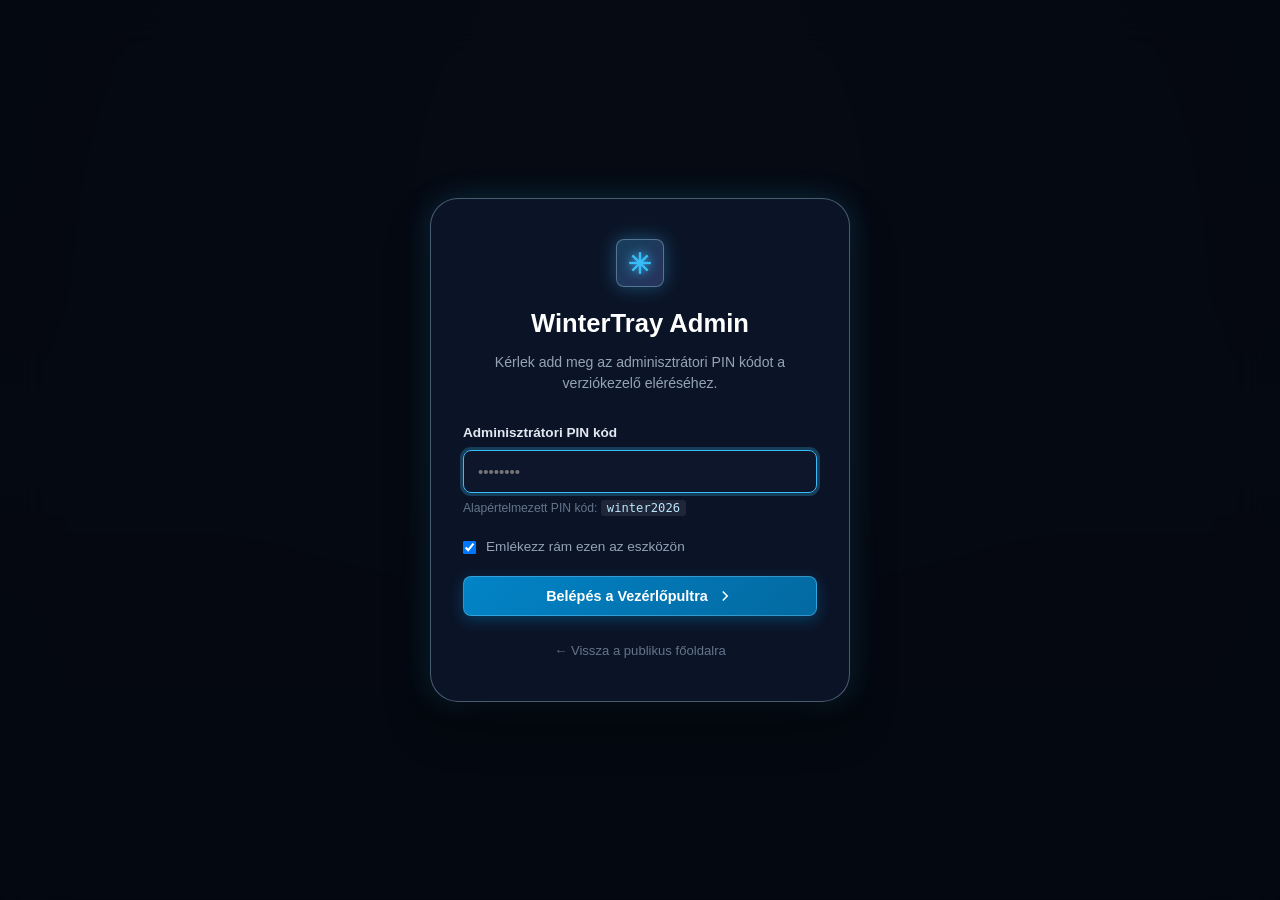
<file: admin.html>
<!DOCTYPE html>
<html lang="hu">
<head>
  <meta charset="UTF-8">
  <meta name="viewport" content="width=device-width, initial-scale=1.0">
  <title>WinterTray — Adminisztrációs Központ &amp; Verziókezelő</title>
  <meta name="robots" content="noindex, nofollow">
  <link rel="icon" type="image/svg+xml" href="data:image/svg+xml,%3Csvg xmlns='http://www.w3.org/2000/svg' viewBox='0 0 24 24' fill='none' stroke='%2338bdf8' stroke-width='2' stroke-linecap='round' stroke-linejoin='round'%3E%3Cline x1='12' y1='2' x2='12' y2='22'%3E%3C/line%3E%3Cline x1='2' y1='12' x2='22' y2='12'%3E%3C/line%3E%3Cline x1='4.93' y1='4.93' x2='19.07' y2='19.07'%3E%3C/line%3E%3Cline x1='19.07' y1='4.93' x2='4.93' y2='19.07'%3E%3C/line%3E%3C/svg%3E">

  <!-- Betűtípusok -->
  <link rel="preconnect" href="https://fonts.googleapis.com">
  <link rel="preconnect" href="https://fonts.gstatic.com" crossorigin>
  <link href="https://fonts.googleapis.com/css2?family=Inter:wght@400;500;600;700;800&family=JetBrains+Mono:wght@400;500;600&display=swap" rel="stylesheet">

  <link rel="stylesheet" href="style.css">
  <link rel="stylesheet" href="admin.css">
</head>
<body class="admin-body">

  <!-- =========================================================================
       BELÉPÉSI KÉPERNYŐ (PIN / JELSZÓ GATE)
       ========================================================================= -->
  <div id="login-overlay" class="login-overlay">
    <div class="login-card">
      <div class="login-brand">
        <div class="logo-icon-wrapper">
          <svg viewBox="0 0 24 24" fill="none" stroke="currentColor" stroke-width="2.2">
            <line x1="12" y1="2" x2="12" y2="22"></line>
            <line x1="2" y1="12" x2="22" y2="12"></line>
            <line x1="4.93" y1="4.93" x2="19.07" y2="19.07"></line>
            <line x1="19.07" y1="4.93" x2="4.93" y2="19.07"></line>
          </svg>
        </div>
        <h2>WinterTray Admin</h2>
        <p>Kérlek add meg az adminisztrátori PIN kódot a verziókezelő eléréséhez.</p>
      </div>

      <form id="login-form" class="login-form">
        <div class="form-group">
          <label for="admin-pin">Adminisztrátori PIN kód</label>
          <input type="password" id="admin-pin" class="form-control" placeholder="••••••••" autofocus autocomplete="current-password">
          <span class="form-hint">Alapértelmezett PIN kód: <code>winter2026</code></span>
        </div>

        <div class="form-check">
          <input type="checkbox" id="remember-me" checked>
          <label for="remember-me">Emlékezz rám ezen az eszközön</label>
        </div>

        <div id="login-error" class="login-error" style="display: none;">
          ⚠️ Helytelen PIN kód! Próbáld újra.
        </div>

        <button type="submit" class="btn-primary-admin w-100">
          <span>Belépés a Vezérlőpultra</span>
          <svg width="18" height="18" viewBox="0 0 24 24" fill="none" stroke="currentColor" stroke-width="2"><polyline points="9 18 15 12 9 6"></polyline></svg>
        </button>

        <a href="index.html" class="back-link">← Vissza a publikus főoldalra</a>
      </form>
    </div>
  </div>

  <!-- =========================================================================
       FŐ ADMINISZTRÁCIÓS FELÜLET
       ========================================================================= -->
  <div id="admin-app" class="admin-app" style="display: none;">

    <!-- Admin Fejléc -->
    <header class="admin-header">
      <div class="container admin-nav-container">
        <div class="admin-brand">
          <div class="logo-icon-wrapper">
            <svg viewBox="0 0 24 24" fill="none" stroke="currentColor" stroke-width="2.2">
              <line x1="12" y1="2" x2="12" y2="22"></line>
              <line x1="2" y1="12" x2="22" y2="12"></line>
              <line x1="4.93" y1="4.93" x2="19.07" y2="19.07"></line>
              <line x1="19.07" y1="4.93" x2="4.93" y2="19.07"></line>
            </svg>
          </div>
          <div>
            <div class="admin-title">WinterTray <span class="badge-admin">Adminisztráció</span></div>
            <div class="admin-subtitle">Kiadás- és letöltéskezelő központ</div>
          </div>
        </div>

        <div class="admin-header-actions">
          <a href="index.html" target="_blank" class="btn-secondary-admin" title="Főoldal megtekintése új lapon">
            <svg width="16" height="16" viewBox="0 0 24 24" fill="none" stroke="currentColor" stroke-width="2"><path d="M18 13v6a2 2 0 0 1-2 2H5a2 2 0 0 1-2-2V8a2 2 0 0 1 2-2h6"></path><polyline points="15 3 21 3 21 9"></polyline><line x1="10" y1="14" x2="21" y2="3"></line></svg>
            <span>Weboldal ↗</span>
          </a>
          <a href="https://github.com/baboy0715/wintertray_web" target="_blank" class="btn-secondary-admin" title="GitHub Tároló">
            <svg width="16" height="16" viewBox="0 0 24 24" fill="currentColor"><path d="M12 0C5.37 0 0 5.37 0 12c0 5.31 3.435 9.795 8.205 11.385.6.105.825-.255.825-.57 0-.285-.015-1.23-.015-2.235-3.015.555-3.795-.735-4.035-1.41-.135-.345-.72-1.41-1.23-1.695-.42-.225-1.02-.78-.015-.795.945-.015 1.62.87 1.845 1.23 1.08 1.815 2.805 1.305 3.495.99.105-.78.42-1.305.765-1.605-2.67-.3-5.46-1.335-5.46-5.925 0-1.305.465-2.385 1.23-3.225-.12-.3-.54-1.53.12-3.18 0 0 1.005-.315 3.3 1.23.96-.27 1.98-.405 3-.405s2.04.135 3 .405c2.295-1.56 3.3-1.23 3.3-1.23.66 1.65.24 2.88.12 3.18.765.84 1.23 1.905 1.23 3.225 0 4.605-2.805 5.625-5.475 5.925.435.375.81 1.095.81 2.22 0 1.605-.015 2.895-.015 3.3 0 .315.225.69.825.57A12.02 12.02 0 0024 12c0-6.63-5.37-12-12-12z"/></svg>
            <span>GitHub</span>
          </a>
          <button id="btn-logout" class="btn-danger-outline" title="Kijelentkezés">
            <svg width="16" height="16" viewBox="0 0 24 24" fill="none" stroke="currentColor" stroke-width="2"><path d="M9 21H5a2 2 0 0 1-2-2V5a2 2 0 0 1 2-2h4"></path><polyline points="16 17 21 12 16 7"></polyline><line x1="21" y1="12" x2="9" y2="12"></line></svg>
            <span>Kijelentkezés</span>
          </button>
        </div>
      </div>
    </header>

    <!-- Fő tartalom -->
    <main class="container admin-main">

      <!-- Felső értesítési sáv (404 megelőzés tájékoztató) -->
      <div class="alert-banner">
        <div class="alert-icon">
          <svg width="22" height="22" viewBox="0 0 24 24" fill="none" stroke="#38bdf8" stroke-width="2"><circle cx="12" cy="12" r="10"></circle><line x1="12" y1="16" x2="12" y2="12"></line><line x1="12" y1="8" x2="12.01" y2="8"></line></svg>
        </div>
        <div class="alert-content">
          <strong>404 Letöltési hiba elkerülése:</strong>
          A letöltési linkek mostantól alapértelmezetten a helyi <code>./downloads/WinterTray-Setup.exe</code> és <code>./downloads/WinterTray-Portable.zip</code> fájlokra mutatnak, amelyeket a Cloudflare Pages közvetlenül és villámgyorsan kiszolgál. Új kiadás esetén a fájlokat feltöltheted közvetlenül ide vagy GitHub Releases-re!
        </div>
      </div>

      <!-- Fülek Navigációja -->
      <div class="admin-tabs">
        <button class="tab-btn active" data-tab="tab-releases">
          <svg width="18" height="18" viewBox="0 0 24 24" fill="none" stroke="currentColor" stroke-width="2"><polyline points="22 12 18 12 15 21 9 3 6 12 2 12"></polyline></svg>
          <span>Kiadások Listája (<span id="release-count">0</span>)</span>
        </button>
        <button class="tab-btn" data-tab="tab-editor" id="btn-tab-editor">
          <svg width="18" height="18" viewBox="0 0 24 24" fill="none" stroke="currentColor" stroke-width="2"><line x1="12" y1="5" x2="12" y2="19"></line><line x1="5" y1="12" x2="19" y2="12"></line></svg>
          <span id="editor-tab-label">Új Verzió Hozzáadása</span>
        </button>
        <button class="tab-btn" data-tab="tab-publish">
          <svg width="18" height="18" viewBox="0 0 24 24" fill="none" stroke="currentColor" stroke-width="2"><path d="M4 14.899A7 7 0 1 1 15.71 8h1.79a4.5 4.5 0 0 1 2.5 8.242"></path><path d="M12 12v9"></path><path d="m16 16-4-4-4 4"></path></svg>
          <span>Publikálás &amp; Szinkronizáció</span>
        </button>
        <button class="tab-btn" data-tab="tab-settings">
          <svg width="18" height="18" viewBox="0 0 24 24" fill="none" stroke="currentColor" stroke-width="2"><circle cx="12" cy="12" r="3"></circle><path d="M19.4 15a1.65 1.65 0 0 0 .33 1.82l.06.06a2 2 0 0 1 0 2.83 2 2 0 0 1-2.83 0l-.06-.06a1.65 1.65 0 0 0-1.82-.33 1.65 1.65 0 0 0-1 1.51V21a2 2 0 0 1-2 2 2 2 0 0 1-2-2v-.09A1.65 1.65 0 0 0 9 19.4a1.65 1.65 0 0 0-1.82.33l-.06.06a2 2 0 0 1-2.83 0 2 2 0 0 1 0-2.83l.06-.06a1.65 1.65 0 0 0 .33-1.82 1.65 1.65 0 0 0-1.51-1H3a2 2 0 0 1-2-2 2 2 0 0 1 2-2h.09A1.65 1.65 0 0 0 4.6 9a1.65 1.65 0 0 0-.33-1.82l-.06-.06a2 2 0 0 1 0-2.83 2 2 0 0 1 2.83 0l.06.06a1.65 1.65 0 0 0 1.82.33H9a1.65 1.65 0 0 0 1-1.51V3a2 2 0 0 1 2-2 2 2 0 0 1 2 2v.09a1.65 1.65 0 0 0 1 1.51 1.65 1.65 0 0 0 1.82-.33l.06-.06a2 2 0 0 1 2.83 0 2 2 0 0 1 0 2.83l-.06.06a1.65 1.65 0 0 0-.33 1.82V9a1.65 1.65 0 0 0 1.51 1H21a2 2 0 0 1 2 2 2 2 0 0 1-2 2h-.09a1.65 1.65 0 0 0-1.51 1z"></path></svg>
          <span>Beállítások</span>
        </button>
      </div>

      <!-- =========================================================================
           TAB 1: KIADÁSOK LISTÁJA
           ========================================================================= -->
      <section id="tab-releases" class="tab-pane active">
        <div class="pane-header">
          <div>
            <h3>Jelenleg elérhető kiadások</h3>
            <p>Ezek a verziók jelennek meg a weboldal letöltési gombjainál és a Changelogban.</p>
          </div>
          <button id="btn-create-new-release" class="btn-primary-admin">
            <svg width="18" height="18" viewBox="0 0 24 24" fill="none" stroke="currentColor" stroke-width="2"><line x1="12" y1="5" x2="12" y2="19"></line><line x1="5" y1="12" x2="19" y2="12"></line></svg>
            <span>+ Új verzió feltöltése</span>
          </button>
        </div>

        <div class="releases-table-wrapper">
          <table class="releases-table">
            <thead>
              <tr>
                <th>Verzió</th>
                <th>Kiadás Dátuma</th>
                <th>Státusz</th>
                <th>Telepítő (.exe)</th>
                <th>Hordozható (.zip)</th>
                <th>Fájlméret</th>
                <th>Műveletek</th>
              </tr>
            </thead>
            <tbody id="releases-table-body">
              <!-- Dinamikusan feltöltve JavaScripttel -->
            </tbody>
          </table>
        </div>
      </section>

      <!-- =========================================================================
           TAB 2: ÚJ VERZIÓ HOZZÁADÁSA / SZERKESZTŐ
           ========================================================================= -->
      <section id="tab-editor" class="tab-pane">
        <div class="pane-header">
          <div>
            <h3 id="editor-title">Új Verzió Létrehozása &amp; Fájl Hozzárendelés</h3>
            <p>Add meg a verziószámot, húzd be a telepítőfájlt a méret és SHA-256 automatikus számításához.</p>
          </div>
          <div class="editor-header-actions">
            <button id="btn-cancel-edit" class="btn-secondary-admin" style="display: none;">Mégse</button>
            <button id="btn-save-release" class="btn-primary-admin">
              <svg width="18" height="18" viewBox="0 0 24 24" fill="none" stroke="currentColor" stroke-width="2"><polyline points="20 6 9 17 4 12"></polyline></svg>
              <span>Kiadás Mentése</span>
            </button>
          </div>
        </div>

        <div class="editor-grid">
          <!-- Bal oldali űrlap -->
          <div class="editor-form-col">
            <form id="release-form">
              <input type="hidden" id="edit-release-index" value="-1">

              <!-- Alapadatok -->
              <div class="form-section-card">
                <h4>1. Alapvető Verzióinformációk</h4>
                <div class="form-row-2">
                  <div class="form-group">
                    <label for="form-version">Verziószám *</label>
                    <input type="text" id="form-version" class="form-control mono" placeholder="v1.1.0" required>
                    <span class="form-hint">Pl. v1.0.1, v1.1.0, v2.0.0</span>
                  </div>
                  <div class="form-group">
                    <label for="form-date">Kiadás Dátuma *</label>
                    <input type="date" id="form-date" class="form-control" required>
                  </div>
                </div>

                <div class="form-row-2">
                  <div class="form-group">
                    <label for="form-badge">Címke / Státusz</label>
                    <select id="form-badge" class="form-control">
                      <option value="Legfrissebb Stabil Kiadás">Legfrissebb Stabil Kiadás</option>
                      <option value="Béta Előzetes">Béta Előzetes</option>
                      <option value="Kiemelt Kiadás">Kiemelt Kiadás</option>
                      <option value="Javító Kiadás">Javító Kiadás</option>
                    </select>
                  </div>
                  <div class="form-group" style="display: flex; align-items: flex-end; padding-bottom: 8px;">
                    <label class="checkbox-container">
                      <input type="checkbox" id="form-is-latest" checked>
                      <span class="checkbox-label">Ez legyen a weboldal FŐ letöltési verziója (isLatest)</span>
                    </label>
                  </div>
                </div>
              </div>

              <!-- Fájlok és SHA-256 generátor Drag & Drop -->
              <div class="form-section-card">
                <h4>2. Telepítő Fájl &amp; Automata Hash Számítás</h4>
                
                <!-- Drag and drop doboz -->
                <div id="drop-zone" class="drop-zone">
                  <div class="drop-zone-icon">
                    <svg width="36" height="36" viewBox="0 0 24 24" fill="none" stroke="#38bdf8" stroke-width="2"><path d="M21 15v4a2 2 0 0 1-2 2H5a2 2 0 0 1-2-2v-4"></path><polyline points="17 8 12 3 7 8"></polyline><line x1="12" y1="3" x2="12" y2="15"></line></svg>
                  </div>
                  <div class="drop-zone-text">
                    <strong>Húzd ide a WinterTray-Setup.exe fájlt a gépedről</strong>
                    <span>vagy kattints a kiválasztáshoz</span>
                  </div>
                  <input type="file" id="file-input-exe" accept=".exe,.zip,.msi" style="display: none;">
                </div>

                <div class="form-row-2" style="margin-top: 16px;">
                  <div class="form-group">
                    <label for="form-filesize">Telepítő Fájlméret *</label>
                    <input type="text" id="form-filesize" class="form-control" placeholder="18.4 MB" required>
                    <span class="form-hint">A fájl behúzásakor automatikusan kitöltődik.</span>
                  </div>
                  <div class="form-group">
                    <label for="form-portablesize">Hordozható Méret</label>
                    <input type="text" id="form-portablesize" class="form-control" placeholder="14.2 MB">
                  </div>
                </div>

                <div class="form-group">
                  <label for="form-sha256">SHA-256 Ellenőrzőösszeg (Hash)</label>
                  <input type="text" id="form-sha256" class="form-control mono" placeholder="A fájl behúzásakor a böngésző automatikusan kiszámolja...">
                </div>

                <!-- Letöltési URL-ek -->
                <div class="form-group">
                  <label>Telepítő Letöltési Forrása</label>
                  <div class="radio-options">
                    <label class="radio-label">
                      <input type="radio" name="url-source" value="cloudflare" checked>
                      <span>Cloudflare Pages Tárhely (<code>./downloads/WinterTray-Setup.exe</code>) — <em>Biztosan nincs 404!</em></span>
                    </label>
                    <label class="radio-label">
                      <input type="radio" name="url-source" value="github">
                      <span>GitHub Releases (<code>https://github.com/baboy0715/wintertray_web/releases/download/...</code>)</span>
                    </label>
                    <label class="radio-label">
                      <input type="radio" name="url-source" value="custom">
                      <span>Egyéni külső URL megadása</span>
                    </label>
                  </div>
                </div>

                <div class="form-group" id="custom-url-group">
                  <label for="form-download-url">Telepítő Letöltési Link (URL) *</label>
                  <input type="text" id="form-download-url" class="form-control mono" value="./downloads/WinterTray-Setup.exe" required>
                </div>

                <div class="form-group">
                  <label for="form-portable-url">Hordozható Verzió Link (.zip)</label>
                  <input type="text" id="form-portable-url" class="form-control mono" value="./downloads/WinterTray-Portable.zip">
                </div>
              </div>

              <!-- Főbb Újdonságok (Highlights) -->
              <div class="form-section-card">
                <div class="card-title-row">
                  <h4>3. Főbb Újdonságok (Kiemelt pontok a kártyán)</h4>
                  <button type="button" id="btn-add-highlight" class="btn-sm-admin">+ Pont hozzáadása</button>
                </div>
                <div id="highlights-container" class="dynamic-inputs-list">
                  <!-- Dinamikusan feltöltve -->
                </div>
              </div>

              <!-- Részletes Changelog kategóriák -->
              <div class="form-section-card">
                <div class="card-title-row">
                  <h4>4. Részletes Frissítési Napló (Changelog Kategóriák)</h4>
                  <button type="button" id="btn-add-category" class="btn-sm-admin">+ Kategória hozzáadása</button>
                </div>
                <div id="changelog-categories-container" class="changelog-categories-list">
                  <!-- Dinamikusan feltöltve -->
                </div>
              </div>

            </form>
          </div>

          <!-- Jobb oldali élő előnézet -->
          <div class="editor-preview-col">
            <div class="sticky-preview">
              <div class="preview-header">
                <h4>Élő Előnézet a Weboldalon</h4>
                <span class="preview-tag">Valós idejű</span>
              </div>
              <div id="live-card-preview" class="timeline-card">
                <!-- Valós idejű előnézet -->
              </div>
            </div>
          </div>
        </div>
      </section>

      <!-- =========================================================================
           TAB 3: PUBLIKÁLÁS & SZINKRONIZÁCIÓ
           ========================================================================= -->
      <section id="tab-publish" class="tab-pane">
        <div class="pane-header">
          <div>
            <h3>Publikálás &amp; Cloudflare Szinkronizáció</h3>
            <p>Válassz az alábbi módszerek közül a frissített kiadások élesítéséhez.</p>
          </div>
        </div>

        <div class="publish-cards-grid">
          <!-- 1. Automata GitHub API Commit -->
          <div class="publish-card featured">
            <div class="publish-badge">Ajánlott • 1 Kattintás</div>
            <div class="publish-icon">
              <svg width="32" height="32" viewBox="0 0 24 24" fill="currentColor"><path d="M12 0C5.37 0 0 5.37 0 12c0 5.31 3.435 9.795 8.205 11.385.6.105.825-.255.825-.57 0-.285-.015-1.23-.015-2.235-3.015.555-3.795-.735-4.035-1.41-.135-.345-.72-1.41-1.23-1.695-.42-.225-1.02-.78-.015-.795.945-.015 1.62.87 1.845 1.23 1.08 1.815 2.805 1.305 3.495.99.105-.78.42-1.305.765-1.605-2.67-.3-5.46-1.335-5.46-5.925 0-1.305.465-2.385 1.23-3.225-.12-.3-.54-1.53.12-3.18 0 0 1.005-.315 3.3 1.23.96-.27 1.98-.405 3-.405s2.04.135 3 .405c2.295-1.56 3.3-1.23 3.3-1.23.66 1.65.24 2.88.12 3.18.765.84 1.23 1.905 1.23 3.225 0 4.605-2.805 5.625-5.475 5.925.435.375.81 1.095.81 2.22 0 1.605-.015 2.895-.015 3.3 0 .315.225.69.825.57A12.02 12.02 0 0024 12c0-6.63-5.37-12-12-12z"/></svg>
            </div>
            <h4>Automatikus Publikálás a GitHubra &amp; Cloudflare-re</h4>
            <p>
              Add meg a GitHub Personal Access Token-edet (egyszer kell beírni, a böngésződben megjegyzi). Egy kattintással lementi a <code>releases.json</code> és <code>releases.js</code> fájlokat a tárolóba, és a Cloudflare Pages azonnal újraépíti az oldalt!
            </p>

            <div class="form-group" style="margin-top: 18px; text-align: left;">
              <label for="gh-token">GitHub Token (Fine-grained vagy Classic PAT <code>repo</code> joggal):</label>
              <input type="password" id="gh-token" class="form-control mono" placeholder="ghp_xxxxxxxxxxxxxxxxxxxx">
              <span class="form-hint">
                Nincs még tokened? <a href="https://github.com/settings/tokens/new?scopes=repo&description=WinterTray+Web+Admin" target="_blank" style="color: var(--ice-light); text-decoration: underline;">Kattints ide egy 1 perces létrehozásához ↗</a>
              </span>
            </div>

            <button id="btn-publish-github" class="btn-primary-admin w-100" style="margin-top: 14px;">
              <svg width="18" height="18" viewBox="0 0 24 24" fill="none" stroke="currentColor" stroke-width="2"><path d="M4 14.899A7 7 0 1 1 15.71 8h1.79a4.5 4.5 0 0 1 2.5 8.242"></path><path d="M12 12v9"></path><path d="m16 16-4-4-4 4"></path></svg>
              <span>🚀 Publikálás a GitHub Repóba Most</span>
            </button>
            <div id="publish-status" class="publish-status" style="display: none;"></div>
          </div>

          <!-- 2. Helyi Letöltés & Git Push -->
          <div class="publish-card">
            <div class="publish-icon">
              <svg width="32" height="32" viewBox="0 0 24 24" fill="none" stroke="currentColor" stroke-width="2"><path d="M21 15v4a2 2 0 0 1-2 2H5a2 2 0 0 1-2-2v-4"></path><polyline points="7 10 12 15 17 10"></polyline><line x1="12" y1="15" x2="12" y2="3"></line></svg>
            </div>
            <h4>Fájlok Letöltése (Token nélkül)</h4>
            <p>
              Töltsd le a generált fájlokat és másold be őket a <code>c:\projektekű\wintertray web</code> mappádba, majd add ki a <code>git commit &amp;&amp; git push</code> parancsot a terminálban.
            </p>

            <div class="btn-stack" style="margin-top: 20px;">
              <button id="btn-download-releases-js" class="btn-secondary-admin w-100">
                <svg width="16" height="16" viewBox="0 0 24 24" fill="none" stroke="currentColor" stroke-width="2"><path d="M21 15v4a2 2 0 0 1-2 2H5a2 2 0 0 1-2-2v-4"></path><polyline points="7 10 12 15 17 10"></polyline><line x1="12" y1="15" x2="12" y2="3"></line></svg>
                <span>💾 releases.js letöltése</span>
              </button>
              <button id="btn-download-releases-json" class="btn-secondary-admin w-100">
                <svg width="16" height="16" viewBox="0 0 24 24" fill="none" stroke="currentColor" stroke-width="2"><path d="M21 15v4a2 2 0 0 1-2 2H5a2 2 0 0 1-2-2v-4"></path><polyline points="7 10 12 15 17 10"></polyline><line x1="12" y1="15" x2="12" y2="3"></line></svg>
                <span>💾 releases.json letöltése</span>
              </button>
              <button id="btn-copy-json" class="btn-secondary-admin w-100">
                <svg width="16" height="16" viewBox="0 0 24 24" fill="none" stroke="currentColor" stroke-width="2"><rect x="9" y="9" width="13" height="13" rx="2" ry="2"></rect><path d="M5 15H4a2 2 0 0 1-2-2V4a2 2 0 0 1 2-2h9a2 2 0 0 1 2 2v1"></path></svg>
                <span>📋 JSON Vágólapra másolása</span>
              </button>
            </div>
          </div>

          <!-- 3. Helyi Élő Tesztelés -->
          <div class="publish-card">
            <div class="publish-icon">
              <svg width="32" height="32" viewBox="0 0 24 24" fill="none" stroke="currentColor" stroke-width="2"><circle cx="12" cy="12" r="10"></circle><polygon points="10 8 16 12 10 16 10 8"></polygon></svg>
            </div>
            <h4>Helyi Böngésző Előnézet</h4>
            <p>
              A módosítások azonnal elmentődnek a saját böngésződbe (<code>localStorage</code>), így a főoldalon azonnal látod az eredményt mielőtt bárhova közzétennéd!
            </p>

            <div class="btn-stack" style="margin-top: 24px;">
              <button id="btn-reset-local" class="btn-danger-outline w-100">
                <span>🔄 Helyi tesztadatok törlése (Alapállapot)</span>
              </button>
              <a href="index.html" target="_blank" class="btn-primary-admin w-100" style="text-align: center;">
                <span>Főoldal ellenőrzése ↗</span>
              </a>
            </div>
          </div>
        </div>
      </section>

      <!-- =========================================================================
           TAB 4: BEÁLLÍTÁSOK
           ========================================================================= -->
      <section id="tab-settings" class="tab-pane">
        <div class="pane-header">
          <div>
            <h3>Adminisztrátori Beállítások</h3>
            <p>Módosítsd a belépési PIN kódot vagy töröld az elmentett hitelesítő adatokat.</p>
          </div>
        </div>

        <div class="settings-box">
          <div class="form-section-card">
            <h4>Admin PIN Kód Módosítása</h4>
            <div class="form-row-2">
              <div class="form-group">
                <label for="new-pin">Új PIN kód</label>
                <input type="password" id="new-pin" class="form-control" placeholder="••••••••">
              </div>
              <div class="form-group" style="display: flex; align-items: flex-end;">
                <button id="btn-save-pin" class="btn-primary-admin">
                  <span>Új PIN mentése</span>
                </button>
              </div>
            </div>
            <span class="form-hint">A megváltoztatott PIN a böngésződben tárolódik.</span>
          </div>

          <div class="form-section-card" style="margin-top: 24px;">
            <h4>GitHub Tároló Kapcsolat</h4>
            <div class="form-group">
              <label>Tároló elérési útja:</label>
              <input type="text" class="form-control mono" value="baboy0715/wintertray_web" readonly disabled>
            </div>
            <div class="form-group">
              <label>Célág (Branch):</label>
              <input type="text" class="form-control mono" value="main" readonly disabled>
            </div>
          </div>
        </div>
      </section>

    </main>

  </div>

  <!-- Szkriptek -->
  <script src="releases.js"></script>
  <script src="admin.js"></script>
</body>
</html>
</file>
<file: style.css>
/* =========================================================================
   WINTERTRAY - MODERN TÉLI GLASSMORPHISM & WINDOWS 11 STÍLUSLAP (STYLE.CSS)
   ========================================================================= */

:root {
  --font-family: 'Segoe UI Variable', -apple-system, BlinkMacSystemFont, 'Segoe UI', Roboto, Helvetica, Arial, sans-serif;
  --font-mono: 'Cascadia Code', 'Fira Code', Consolas, monospace;

  /* Színpaletta - Éjféli téli égbolt & jégkristályok */
  --bg-deep: #060913;
  --bg-surface: #0a1020;
  --bg-card: rgba(14, 23, 44, 0.65);
  --bg-card-hover: rgba(22, 34, 64, 0.82);
  --bg-glass: rgba(15, 23, 42, 0.55);
  --bg-glass-active: rgba(30, 48, 86, 0.7);

  /* Keretek és üveghatások */
  --border-subtle: rgba(255, 255, 255, 0.08);
  --border-glass: rgba(255, 255, 255, 0.14);
  --border-frost: rgba(186, 230, 253, 0.35);
  --border-glow: rgba(56, 189, 248, 0.5);

  /* Akcentszínek */
  --ice-primary: #38bdf8;
  --ice-light: #bae6fd;
  --ice-glow: rgba(56, 189, 248, 0.35);
  --aurora-cyan: #22d3ee;
  --aurora-violet: #818cf8;
  --aurora-purple: #c084fc;
  --frost-white: #f8fafc;
  --text-muted: #94a3b8;
  --text-dim: #64748b;

  /* Windows 11 lekerekítések */
  --radius-sm: 8px;
  --radius-md: 14px;
  --radius-lg: 20px;
  --radius-xl: 28px;
  --radius-pill: 9999px;

  /* Árnyékok */
  --shadow-subtle: 0 4px 20px rgba(0, 0, 0, 0.4);
  --shadow-card: 0 14px 36px -8px rgba(0, 0, 0, 0.55), inset 0 1px 0 rgba(255, 255, 255, 0.12);
  --shadow-glow: 0 0 35px -5px rgba(56, 189, 248, 0.4);
  --shadow-mockup: 0 25px 60px -15px rgba(0, 0, 0, 0.75), 0 0 40px -10px rgba(56, 189, 248, 0.25);

  --transition-fast: 0.18s cubic-bezier(0.16, 1, 0.3, 1);
  --transition-smooth: 0.3s cubic-bezier(0.16, 1, 0.3, 1);
  --transition-bounce: 0.45s cubic-bezier(0.34, 1.56, 0.64, 1);
}

/* =========================================================================
   ALAPOK ÉS RESET
   ========================================================================= */

*, *::before, *::after {
  box-sizing: border-box;
  margin: 0;
  padding: 0;
}

html {
  font-family: var(--font-family);
  background-color: var(--bg-deep);
  color: var(--frost-white);
  scroll-behavior: smooth;
  scroll-padding-top: 80px;
  -webkit-font-smoothing: antialiased;
  -moz-osx-font-smoothing: grayscale;
  overflow-x: hidden;
}

body {
  position: relative;
  min-height: 100vh;
  background: 
    radial-gradient(circle at 50% 0%, rgba(56, 189, 248, 0.12) 0%, transparent 60%),
    radial-gradient(circle at 85% 20%, rgba(129, 140, 248, 0.1) 0%, transparent 50%),
    radial-gradient(circle at 15% 55%, rgba(34, 211, 238, 0.08) 0%, transparent 45%),
    linear-gradient(180deg, #060913 0%, #0a1020 35%, #070d1a 75%, #05070f 100%);
  background-attachment: fixed;
  color: var(--frost-white);
  overflow-x: hidden;
  line-height: 1.6;
}

::selection {
  background: rgba(56, 189, 248, 0.35);
  color: #ffffff;
}

a {
  color: inherit;
  text-decoration: none;
}

button {
  font-family: inherit;
  cursor: pointer;
  border: none;
  background: none;
}

/* =========================================================================
   CANVAS HÓHÁTTÉR
   ========================================================================= */

#snow-canvas {
  position: fixed;
  top: 0;
  left: 0;
  width: 100vw;
  height: 100vh;
  pointer-events: none;
  z-index: 1;
}

.content-wrapper {
  position: relative;
  z-index: 2;
  width: 100%;
}

.container {
  width: 100%;
  max-width: 1200px;
  margin: 0 auto;
  padding: 0 24px;
}

/* =========================================================================
   HEADER & NAVIGÁCIÓ (WINDOWS 11 MICA SÁV)
   ========================================================================= */

.site-header {
  position: sticky;
  top: 0;
  left: 0;
  width: 100%;
  z-index: 100;
  padding: 14px 0;
  background: rgba(6, 9, 19, 0.75);
  backdrop-filter: blur(24px) saturate(180%);
  -webkit-backdrop-filter: blur(24px) saturate(180%);
  border-bottom: 1px solid var(--border-subtle);
  transition: all var(--transition-smooth);
}

.site-header.scrolled {
  background: rgba(6, 9, 19, 0.88);
  border-bottom: 1px solid var(--border-glass);
  box-shadow: 0 8px 30px rgba(0, 0, 0, 0.5);
  padding: 10px 0;
}

.nav-container {
  display: flex;
  align-items: center;
  justify-content: space-between;
}

.brand-logo {
  display: flex;
  align-items: center;
  gap: 12px;
  font-size: 1.25rem;
  font-weight: 700;
  letter-spacing: -0.02em;
  color: var(--frost-white);
  transition: transform var(--transition-fast);
}

.brand-logo:hover {
  transform: translateY(-1px);
}

.logo-icon-wrapper {
  position: relative;
  width: 36px;
  height: 36px;
  border-radius: var(--radius-sm);
  background: linear-gradient(135deg, rgba(56, 189, 248, 0.25), rgba(129, 140, 248, 0.25));
  border: 1px solid var(--border-frost);
  display: flex;
  align-items: center;
  justify-content: center;
  box-shadow: 0 0 18px var(--ice-glow);
}

.logo-icon-wrapper svg {
  width: 20px;
  height: 20px;
  color: var(--ice-primary);
  filter: drop-shadow(0 0 6px var(--ice-primary));
  animation: gentle-spin 24s linear infinite;
}

@keyframes gentle-spin {
  from { transform: rotate(0deg); }
  to { transform: rotate(360deg); }
}

.brand-name {
  background: linear-gradient(120deg, #ffffff 40%, var(--ice-light) 75%, var(--ice-primary) 100%);
  -webkit-background-clip: text;
  -webkit-text-fill-color: transparent;
}

.brand-badge {
  font-size: 0.7rem;
  font-weight: 600;
  padding: 2px 8px;
  border-radius: var(--radius-pill);
  background: rgba(56, 189, 248, 0.15);
  border: 1px solid rgba(56, 189, 248, 0.3);
  color: var(--ice-light);
  letter-spacing: 0.04em;
  text-transform: uppercase;
}

.nav-menu {
  display: flex;
  align-items: center;
  gap: 28px;
  list-style: none;
}

.nav-link {
  font-size: 0.92rem;
  font-weight: 500;
  color: var(--text-muted);
  transition: color var(--transition-fast);
  position: relative;
  padding: 6px 0;
}

.nav-link:hover, .nav-link.active {
  color: #ffffff;
}

.nav-link::after {
  content: '';
  position: absolute;
  bottom: 0;
  left: 50%;
  width: 0;
  height: 2px;
  background: var(--ice-primary);
  border-radius: 2px;
  transition: all var(--transition-smooth);
  transform: translateX(-50%);
  box-shadow: 0 0 8px var(--ice-primary);
}

.nav-link:hover::after, .nav-link.active::after {
  width: 100%;
}

.nav-actions {
  display: flex;
  align-items: center;
  gap: 14px;
}

.btn-github {
  display: inline-flex;
  align-items: center;
  gap: 8px;
  padding: 8px 14px;
  font-size: 0.88rem;
  font-weight: 500;
  border-radius: var(--radius-sm);
  background: rgba(255, 255, 255, 0.05);
  border: 1px solid var(--border-glass);
  color: var(--frost-white);
  transition: all var(--transition-fast);
}

.btn-github:hover {
  background: rgba(255, 255, 255, 0.1);
  border-color: var(--border-frost);
  transform: translateY(-1px);
}

.btn-nav-download {
  display: inline-flex;
  align-items: center;
  gap: 8px;
  padding: 8px 18px;
  font-size: 0.88rem;
  font-weight: 600;
  border-radius: var(--radius-sm);
  background: linear-gradient(135deg, #0284c7 0%, #0369a1 100%);
  border: 1px solid rgba(125, 211, 252, 0.4);
  color: #ffffff;
  box-shadow: 0 4px 14px rgba(2, 132, 199, 0.35);
  transition: all var(--transition-fast);
}

.btn-nav-download:hover {
  background: linear-gradient(135deg, #0ea5e9 0%, #0284c7 100%);
  box-shadow: 0 6px 20px rgba(14, 165, 233, 0.5);
  transform: translateY(-1px);
}

/* Mobil menü gomb */
.mobile-toggle {
  display: none;
  padding: 8px;
  border-radius: var(--radius-sm);
  background: rgba(255, 255, 255, 0.05);
  border: 1px solid var(--border-subtle);
  color: var(--frost-white);
}

/* =========================================================================
   HERO BLOKK
   ========================================================================= */

.hero-section {
  padding: 80px 0 60px 0;
  text-align: center;
  position: relative;
}

.hero-badge-wrapper {
  margin-bottom: 24px;
  display: inline-block;
}

.hero-pill {
  display: inline-flex;
  align-items: center;
  gap: 10px;
  padding: 6px 18px;
  font-size: 0.82rem;
  font-weight: 600;
  border-radius: var(--radius-pill);
  background: rgba(56, 189, 248, 0.09);
  border: 1px solid rgba(56, 189, 248, 0.28);
  color: var(--ice-light);
  box-shadow: 0 0 25px -4px rgba(56, 189, 248, 0.25);
  backdrop-filter: blur(12px);
}

.pill-pulse {
  width: 8px;
  height: 8px;
  border-radius: 50%;
  background: #38bdf8;
  box-shadow: 0 0 10px #38bdf8;
  animation: pulse-ring 2s infinite;
}

@keyframes pulse-ring {
  0% { transform: scale(0.95); box-shadow: 0 0 0 0 rgba(56, 189, 248, 0.7); }
  70% { transform: scale(1.05); box-shadow: 0 0 0 8px rgba(56, 189, 248, 0); }
  100% { transform: scale(0.95); box-shadow: 0 0 0 0 rgba(56, 189, 248, 0); }
}

.hero-title {
  font-size: clamp(2.4rem, 5.5vw, 4.2rem);
  font-weight: 800;
  line-height: 1.15;
  letter-spacing: -0.03em;
  max-width: 900px;
  margin: 0 auto 20px auto;
  color: #ffffff;
}

.hero-title .gradient-text {
  background: linear-gradient(135deg, #ffffff 15%, var(--ice-light) 50%, var(--ice-primary) 85%, var(--aurora-cyan) 100%);
  -webkit-background-clip: text;
  -webkit-text-fill-color: transparent;
  display: inline-block;
  text-shadow: 0 0 40px rgba(56, 189, 248, 0.25);
}

.hero-subtitle {
  font-size: clamp(1.05rem, 2vw, 1.3rem);
  color: var(--text-muted);
  max-width: 740px;
  margin: 0 auto 36px auto;
  font-weight: 400;
  line-height: 1.6;
}

/* Hero CTA Gombok */
.hero-cta-group {
  display: flex;
  flex-wrap: wrap;
  align-items: center;
  justify-content: center;
  gap: 16px;
  margin-bottom: 24px;
}

.btn-primary-download {
  position: relative;
  display: inline-flex;
  align-items: center;
  gap: 16px;
  padding: 16px 32px;
  border-radius: var(--radius-md);
  background: linear-gradient(135deg, #0284c7 0%, #0369a1 60%, #075985 100%);
  border: 1px solid rgba(186, 230, 253, 0.4);
  color: #ffffff;
  box-shadow: 0 10px 30px -5px rgba(2, 132, 199, 0.5), inset 0 1px 0 rgba(255, 255, 255, 0.35);
  transition: all var(--transition-smooth);
  overflow: hidden;
  text-align: left;
}

.btn-primary-download::before {
  content: '';
  position: absolute;
  top: 0;
  left: -100%;
  width: 100%;
  height: 100%;
  background: linear-gradient(90deg, transparent, rgba(255, 255, 255, 0.25), transparent);
  transition: left 0.75s ease;
}

.btn-primary-download:hover::before {
  left: 100%;
}

.btn-primary-download:hover {
  transform: translateY(-2px);
  background: linear-gradient(135deg, #0ea5e9 0%, #0284c7 60%, #0369a1 100%);
  box-shadow: 0 15px 40px -5px rgba(14, 165, 233, 0.65), 0 0 25px rgba(56, 189, 248, 0.4);
  border-color: rgba(255, 255, 255, 0.6);
}

.download-icon-box {
  width: 44px;
  height: 44px;
  border-radius: var(--radius-sm);
  background: rgba(255, 255, 255, 0.14);
  display: flex;
  align-items: center;
  justify-content: center;
  border: 1px solid rgba(255, 255, 255, 0.2);
}

.download-icon-box svg {
  width: 24px;
  height: 24px;
}

.download-text-box {
  display: flex;
  flex-direction: column;
}

.download-label {
  font-size: 1.12rem;
  font-weight: 700;
  letter-spacing: -0.01em;
  display: flex;
  align-items: center;
  gap: 8px;
}

.download-meta {
  font-size: 0.8rem;
  color: var(--ice-light);
  opacity: 0.9;
  font-weight: 500;
}

.btn-secondary {
  display: inline-flex;
  align-items: center;
  gap: 10px;
  padding: 16px 26px;
  border-radius: var(--radius-md);
  background: rgba(15, 23, 42, 0.65);
  border: 1px solid var(--border-glass);
  color: var(--frost-white);
  font-size: 0.98rem;
  font-weight: 600;
  backdrop-filter: blur(16px);
  transition: all var(--transition-fast);
}

.btn-secondary:hover {
  background: rgba(30, 41, 69, 0.85);
  border-color: var(--border-frost);
  transform: translateY(-2px);
  color: #ffffff;
  box-shadow: var(--shadow-subtle);
}

.btn-secondary svg {
  width: 20px;
  height: 20px;
  color: var(--ice-light);
}

.hero-quick-meta {
  display: flex;
  align-items: center;
  justify-content: center;
  gap: 20px;
  font-size: 0.82rem;
  color: var(--text-dim);
  margin-bottom: 50px;
}

.hero-quick-meta span {
  display: flex;
  align-items: center;
  gap: 6px;
}

.hero-quick-meta svg {
  width: 14px;
  height: 14px;
  color: var(--ice-primary);
}

/* =========================================================================
   APP BEMUTATÓ MOCK-UP KERET (WINDOWS 11 STÍLUSBAN)
   ========================================================================= */

.mockup-wrapper {
  max-width: 960px;
  margin: 0 auto;
  position: relative;
}

/* Havazás és jégcsap díszítés a mockupon */
.snow-cap {
  position: absolute;
  top: -9px;
  left: 6px;
  right: 6px;
  height: 14px;
  background: radial-gradient(ellipse at 50% 100%, #ffffff 0%, rgba(224, 242, 254, 0.95) 60%, rgba(186, 230, 253, 0) 100%);
  border-radius: 20px 20px 0 0;
  pointer-events: none;
  z-index: 10;
  filter: drop-shadow(0 2px 4px rgba(0, 0, 0, 0.3));
}

.icicles-decor {
  position: absolute;
  top: 36px;
  left: 20px;
  right: 20px;
  height: 24px;
  pointer-events: none;
  z-index: 10;
  display: flex;
  gap: 18px;
}

.icicle {
  position: relative;
  width: 6px;
  height: 18px;
  background: linear-gradient(180deg, rgba(255, 255, 255, 0.9) 0%, rgba(186, 230, 253, 0.8) 70%, rgba(56, 189, 248, 0.2) 100%);
  clip-path: polygon(0 0, 100% 0, 50% 100%);
  filter: drop-shadow(0 0 3px rgba(56, 189, 248, 0.6));
  animation: icicle-drip 3s infinite ease-in-out;
}

.icicle:nth-child(2) { height: 12px; animation-delay: 0.8s; }
.icicle:nth-child(3) { height: 22px; animation-delay: 1.5s; }
.icicle:nth-child(4) { height: 14px; animation-delay: 2.2s; }
.icicle:nth-child(5) { height: 20px; animation-delay: 0.4s; }

@keyframes icicle-drip {
  0%, 100% { opacity: 0.85; transform: scaleY(1); }
  50% { opacity: 1; transform: scaleY(1.08); filter: drop-shadow(0 2px 5px rgba(56, 189, 248, 0.9)); }
}

.app-mockup {
  position: relative;
  background: rgba(14, 22, 42, 0.78);
  border: 1px solid var(--border-frost);
  border-radius: var(--radius-lg);
  box-shadow: var(--shadow-mockup);
  backdrop-filter: blur(28px) saturate(180%);
  -webkit-backdrop-filter: blur(28px) saturate(180%);
  overflow: hidden;
  text-align: left;
}

/* Windows 11 Fejlécsáv */
.mockup-titlebar {
  display: flex;
  align-items: center;
  justify-content: space-between;
  padding: 10px 16px;
  background: rgba(10, 16, 32, 0.85);
  border-bottom: 1px solid var(--border-subtle);
  user-select: none;
}

.titlebar-brand {
  display: flex;
  align-items: center;
  gap: 10px;
  font-size: 0.84rem;
  font-weight: 600;
  color: var(--ice-light);
}

.titlebar-brand svg {
  width: 16px;
  height: 16px;
  color: var(--ice-primary);
}

.titlebar-status {
  display: flex;
  align-items: center;
  gap: 6px;
  font-size: 0.75rem;
  padding: 2px 10px;
  border-radius: var(--radius-pill);
  background: rgba(34, 197, 94, 0.12);
  border: 1px solid rgba(34, 197, 94, 0.3);
  color: #4ade80;
}

.status-dot {
  width: 6px;
  height: 6px;
  border-radius: 50%;
  background: #4ade80;
  box-shadow: 0 0 6px #4ade80;
}

.caption-buttons {
  display: flex;
  align-items: center;
  gap: 8px;
}

.caption-btn {
  width: 12px;
  height: 12px;
  border-radius: 50%;
  opacity: 0.75;
  transition: opacity var(--transition-fast);
}

.caption-btn.minimize { background: #eab308; }
.caption-btn.maximize { background: #22c55e; }
.caption-btn.close { background: #ef4444; }
.caption-btn:hover { opacity: 1; }

/* Mockup belső felépítés */
.mockup-body {
  display: grid;
  grid-template-columns: 240px 1fr;
  min-height: 400px;
}

/* Oldalsáv */
.mockup-sidebar {
  background: rgba(8, 13, 26, 0.7);
  border-right: 1px solid var(--border-subtle);
  padding: 20px 14px;
  display: flex;
  flex-direction: column;
  gap: 8px;
}

.sidebar-item {
  display: flex;
  align-items: center;
  gap: 12px;
  padding: 10px 14px;
  border-radius: var(--radius-sm);
  font-size: 0.85rem;
  font-weight: 500;
  color: var(--text-muted);
  cursor: pointer;
  transition: all var(--transition-fast);
}

.sidebar-item:hover {
  background: rgba(255, 255, 255, 0.05);
  color: #ffffff;
}

.sidebar-item.active {
  background: rgba(56, 189, 248, 0.15);
  color: var(--ice-light);
  border: 1px solid rgba(56, 189, 248, 0.3);
}

.sidebar-item svg {
  width: 18px;
  height: 18px;
  color: var(--ice-primary);
}

/* Fő vezérlőpult a mockupon belül */
.mockup-content {
  padding: 24px;
  display: flex;
  flex-direction: column;
  gap: 20px;
  background: linear-gradient(145deg, rgba(14, 23, 44, 0.4) 0%, rgba(9, 14, 28, 0.6) 100%);
}

.mockup-header-title {
  display: flex;
  justify-content: space-between;
  align-items: center;
}

.mockup-header-title h4 {
  font-size: 1.15rem;
  font-weight: 600;
}

.mockup-header-title p {
  font-size: 0.8rem;
  color: var(--text-muted);
}

.interactive-preview-box {
  background: rgba(5, 8, 18, 0.75);
  border: 1px solid var(--border-glass);
  border-radius: var(--radius-md);
  padding: 16px;
  position: relative;
  overflow: hidden;
}

.preview-sim-badge {
  position: absolute;
  top: 10px;
  right: 12px;
  font-size: 0.7rem;
  font-family: var(--font-mono);
  color: var(--ice-light);
  background: rgba(56, 189, 248, 0.12);
  padding: 2px 8px;
  border-radius: var(--radius-pill);
}

/* Windows 11 Fluent Toggles & Sliders a mockupon */
.mockup-settings-grid {
  display: grid;
  grid-template-columns: repeat(2, 1fr);
  gap: 14px;
}

.setting-card {
  background: rgba(255, 255, 255, 0.03);
  border: 1px solid var(--border-subtle);
  border-radius: var(--radius-md);
  padding: 14px;
  display: flex;
  align-items: center;
  justify-content: space-between;
  transition: border-color var(--transition-fast);
}

.setting-card:hover {
  border-color: var(--border-glass);
}

.setting-info {
  display: flex;
  flex-direction: column;
  gap: 2px;
}

.setting-name {
  font-size: 0.88rem;
  font-weight: 600;
  color: var(--frost-white);
}

.setting-desc {
  font-size: 0.74rem;
  color: var(--text-dim);
}

/* Windows 11 stílusú Toggle Switch */
.w11-toggle {
  position: relative;
  width: 44px;
  height: 24px;
  border-radius: var(--radius-pill);
  background: rgba(255, 255, 255, 0.15);
  border: 1px solid rgba(255, 255, 255, 0.2);
  cursor: pointer;
  transition: all var(--transition-fast);
}

.w11-toggle.checked {
  background: var(--ice-primary);
  border-color: var(--ice-light);
  box-shadow: 0 0 12px var(--ice-glow);
}

.w11-toggle-thumb {
  position: absolute;
  top: 2px;
  left: 2px;
  width: 18px;
  height: 18px;
  border-radius: 50%;
  background: #ffffff;
  transition: transform var(--transition-bounce);
  box-shadow: 0 2px 4px rgba(0, 0, 0, 0.3);
}

.w11-toggle.checked .w11-toggle-thumb {
  transform: translateX(20px);
  background: #041021;
}

/* Slider sor */
.slider-control-card {
  background: rgba(255, 255, 255, 0.03);
  border: 1px solid var(--border-subtle);
  border-radius: var(--radius-md);
  padding: 14px;
  display: flex;
  flex-direction: column;
  gap: 10px;
}

.slider-top-row {
  display: flex;
  justify-content: space-between;
  align-items: center;
  font-size: 0.85rem;
  font-weight: 600;
}

.slider-val-tag {
  font-family: var(--font-mono);
  font-size: 0.75rem;
  color: var(--ice-light);
  background: rgba(56, 189, 248, 0.15);
  padding: 2px 8px;
  border-radius: 4px;
}

.w11-slider {
  width: 100%;
  -webkit-appearance: none;
  appearance: none;
  height: 6px;
  border-radius: 3px;
  background: rgba(255, 255, 255, 0.12);
  outline: none;
}

.w11-slider::-webkit-slider-thumb {
  -webkit-appearance: none;
  appearance: none;
  width: 18px;
  height: 18px;
  border-radius: 50%;
  background: var(--ice-primary);
  border: 2px solid #ffffff;
  cursor: pointer;
  box-shadow: 0 0 10px var(--ice-glow);
  transition: transform var(--transition-fast);
}

.w11-slider::-webkit-slider-thumb:hover {
  transform: scale(1.15);
}

/* =========================================================================
   STATISZTIKA / METRIKA SÁV
   ========================================================================= */

.stats-strip {
  padding: 40px 0;
  border-top: 1px solid var(--border-subtle);
  border-bottom: 1px solid var(--border-subtle);
  background: rgba(8, 13, 26, 0.45);
  margin-top: 60px;
}

.stats-grid {
  display: grid;
  grid-template-columns: repeat(4, 1fr);
  gap: 24px;
  text-align: center;
}

.stat-item {
  display: flex;
  flex-direction: column;
  gap: 4px;
}

.stat-number {
  font-size: 2.2rem;
  font-weight: 800;
  letter-spacing: -0.02em;
  background: linear-gradient(120deg, #ffffff 30%, var(--ice-light) 70%, var(--ice-primary) 100%);
  -webkit-background-clip: text;
  -webkit-text-fill-color: transparent;
}

.stat-desc {
  font-size: 0.85rem;
  color: var(--text-muted);
  font-weight: 500;
}

/* =========================================================================
   FUNKCIÓK SZEKCIÓ (GLASSMORPHISM KÁRTYÁK)
   ========================================================================= */

.section-padding {
  padding: 100px 0;
  position: relative;
}

.section-header {
  text-align: center;
  max-width: 680px;
  margin: 0 auto 60px auto;
}

.section-pill {
  display: inline-flex;
  align-items: center;
  gap: 8px;
  padding: 4px 14px;
  font-size: 0.78rem;
  font-weight: 600;
  border-radius: var(--radius-pill);
  background: rgba(56, 189, 248, 0.1);
  border: 1px solid rgba(56, 189, 248, 0.25);
  color: var(--ice-light);
  text-transform: uppercase;
  letter-spacing: 0.05em;
  margin-bottom: 16px;
}

.section-title {
  font-size: clamp(2rem, 3.8vw, 2.8rem);
  font-weight: 700;
  letter-spacing: -0.02em;
  color: #ffffff;
  margin-bottom: 14px;
}

.section-subtitle {
  font-size: 1.05rem;
  color: var(--text-muted);
  line-height: 1.6;
}

.features-grid {
  display: grid;
  grid-template-columns: repeat(3, 1fr);
  gap: 28px;
}

.feature-card {
  position: relative;
  background: var(--bg-card);
  border: 1px solid var(--border-glass);
  border-radius: var(--radius-lg);
  padding: 32px 28px;
  box-shadow: var(--shadow-card);
  backdrop-filter: blur(20px);
  -webkit-backdrop-filter: blur(20px);
  transition: all var(--transition-smooth);
  display: flex;
  flex-direction: column;
  overflow: hidden;
}

.feature-card::before {
  content: '';
  position: absolute;
  top: 0;
  left: 0;
  right: 0;
  height: 2px;
  background: linear-gradient(90deg, transparent, var(--border-frost), transparent);
  opacity: 0.5;
  transition: opacity var(--transition-fast);
}

.feature-card:hover {
  transform: translateY(-6px);
  background: var(--bg-card-hover);
  border-color: var(--border-frost);
  box-shadow: 0 20px 40px -10px rgba(0, 0, 0, 0.6), 0 0 25px -5px rgba(56, 189, 248, 0.25);
}

.feature-card:hover::before {
  opacity: 1;
}

.feature-icon-wrapper {
  width: 54px;
  height: 54px;
  border-radius: var(--radius-md);
  background: linear-gradient(135deg, rgba(56, 189, 248, 0.15) 0%, rgba(129, 140, 248, 0.1) 100%);
  border: 1px solid rgba(56, 189, 248, 0.25);
  display: flex;
  align-items: center;
  justify-content: center;
  margin-bottom: 24px;
  box-shadow: 0 8px 18px -4px rgba(0, 0, 0, 0.4);
}

.feature-icon-wrapper svg {
  width: 28px;
  height: 28px;
  color: var(--ice-primary);
}

.feature-card h3 {
  font-size: 1.24rem;
  font-weight: 700;
  color: #ffffff;
  margin-bottom: 12px;
  letter-spacing: -0.01em;
}

.feature-card p {
  font-size: 0.94rem;
  color: var(--text-muted);
  line-height: 1.6;
}

.feature-tag-list {
  display: flex;
  flex-wrap: wrap;
  gap: 8px;
  margin-top: 20px;
}

.feature-tag {
  font-size: 0.72rem;
  font-weight: 600;
  padding: 3px 10px;
  border-radius: var(--radius-pill);
  background: rgba(255, 255, 255, 0.05);
  border: 1px solid var(--border-subtle);
  color: var(--ice-light);
}

/* =========================================================================
   INTERAKTÍV HÓ-JÁTSZÓTÉR (SNOW PLAYGROUND WIDGET)
   ========================================================================= */

.playground-section {
  background: radial-gradient(circle at 50% 50%, rgba(14, 30, 60, 0.45) 0%, rgba(6, 9, 19, 0.8) 100%);
  border-top: 1px solid var(--border-subtle);
  border-bottom: 1px solid var(--border-subtle);
  padding: 60px 0;
}

.playground-card {
  background: rgba(14, 22, 42, 0.7);
  border: 1px solid var(--border-frost);
  border-radius: var(--radius-xl);
  padding: 36px 40px;
  box-shadow: var(--shadow-card);
  backdrop-filter: blur(24px);
  display: flex;
  align-items: center;
  justify-content: space-between;
  gap: 40px;
  flex-wrap: wrap;
}

.playground-info {
  max-width: 440px;
}

.playground-info h3 {
  font-size: 1.5rem;
  font-weight: 700;
  color: #ffffff;
  margin-bottom: 8px;
}

.playground-info p {
  font-size: 0.94rem;
  color: var(--text-muted);
}

.playground-controls {
  display: flex;
  align-items: center;
  gap: 20px;
  flex-wrap: wrap;
}

.pg-control-group {
  display: flex;
  flex-direction: column;
  gap: 6px;
  min-width: 140px;
}

.pg-control-label {
  font-size: 0.78rem;
  font-weight: 600;
  color: var(--text-muted);
  display: flex;
  justify-content: space-between;
}

.btn-flurry {
  display: inline-flex;
  align-items: center;
  gap: 8px;
  padding: 12px 20px;
  border-radius: var(--radius-sm);
  background: linear-gradient(135deg, rgba(56, 189, 248, 0.25) 0%, rgba(129, 140, 248, 0.25) 100%);
  border: 1px solid var(--border-frost);
  color: #ffffff;
  font-size: 0.9rem;
  font-weight: 600;
  box-shadow: 0 4px 14px rgba(56, 189, 248, 0.2);
  transition: all var(--transition-fast);
}

.btn-flurry:hover {
  background: linear-gradient(135deg, rgba(56, 189, 248, 0.4) 0%, rgba(129, 140, 248, 0.4) 100%);
  transform: translateY(-2px);
  box-shadow: 0 6px 20px rgba(56, 189, 248, 0.4);
}

/* =========================================================================
   KIADÁSOK & CHANGELOG (IDŐVONAL SZEKCIÓ)
   ========================================================================= */

.changelog-section {
  position: relative;
}

.timeline-container {
  max-width: 900px;
  margin: 0 auto;
  position: relative;
  padding-left: 36px;
}

.timeline-container::before {
  content: '';
  position: absolute;
  top: 15px;
  bottom: 20px;
  left: 11px;
  width: 2px;
  background: linear-gradient(180deg, var(--ice-primary) 0%, rgba(56, 189, 248, 0.3) 70%, transparent 100%);
}

.timeline-item {
  position: relative;
  margin-bottom: 48px;
}

.timeline-node {
  position: absolute;
  top: 6px;
  left: -36px;
  width: 24px;
  height: 24px;
  border-radius: 50%;
  background: #0b1328;
  border: 2px solid var(--ice-primary);
  display: flex;
  align-items: center;
  justify-content: center;
  box-shadow: 0 0 14px var(--ice-primary);
}

.timeline-node-inner {
  width: 8px;
  height: 8px;
  border-radius: 50%;
  background: var(--ice-light);
}

.timeline-card {
  background: var(--bg-card);
  border: 1px solid var(--border-glass);
  border-radius: var(--radius-lg);
  padding: 30px;
  box-shadow: var(--shadow-card);
  backdrop-filter: blur(20px);
  transition: border-color var(--transition-fast);
}

.timeline-card:hover {
  border-color: var(--border-frost);
}

.release-header {
  display: flex;
  flex-wrap: wrap;
  align-items: center;
  justify-content: space-between;
  gap: 14px;
  margin-bottom: 20px;
  padding-bottom: 16px;
  border-bottom: 1px solid var(--border-subtle);
}

.release-title-group {
  display: flex;
  align-items: center;
  gap: 12px;
  flex-wrap: wrap;
}

.release-version {
  font-size: 1.4rem;
  font-weight: 800;
  color: #ffffff;
  font-family: var(--font-mono);
  letter-spacing: -0.02em;
}

.release-badge {
  font-size: 0.72rem;
  font-weight: 600;
  padding: 3px 10px;
  border-radius: var(--radius-pill);
  background: rgba(34, 197, 94, 0.15);
  border: 1px solid rgba(34, 197, 94, 0.35);
  color: #4ade80;
}

.release-badge.beta {
  background: rgba(234, 179, 8, 0.15);
  border-color: rgba(234, 179, 8, 0.35);
  color: #fde047;
}

.release-date {
  font-size: 0.85rem;
  color: var(--text-dim);
}

.release-download-group {
  display: flex;
  align-items: center;
  gap: 10px;
  flex-wrap: wrap;
}

.btn-release-dl {
  display: inline-flex;
  align-items: center;
  gap: 8px;
  padding: 8px 16px;
  border-radius: var(--radius-sm);
  background: linear-gradient(135deg, #0284c7 0%, #0369a1 100%);
  border: 1px solid rgba(125, 211, 252, 0.4);
  color: #ffffff;
  font-size: 0.84rem;
  font-weight: 600;
  transition: all var(--transition-fast);
}

.btn-release-dl:hover {
  background: linear-gradient(135deg, #0ea5e9 0%, #0284c7 100%);
  transform: translateY(-1px);
}

.btn-release-portable {
  display: inline-flex;
  align-items: center;
  gap: 6px;
  padding: 8px 14px;
  border-radius: var(--radius-sm);
  background: rgba(255, 255, 255, 0.05);
  border: 1px solid var(--border-subtle);
  color: var(--ice-light);
  font-size: 0.84rem;
  font-weight: 500;
  transition: all var(--transition-fast);
}

.btn-release-portable:hover {
  background: rgba(255, 255, 255, 0.1);
  border-color: var(--border-glass);
}

.release-highlights {
  list-style: none;
  margin-bottom: 20px;
}

.release-highlights li {
  position: relative;
  padding-left: 22px;
  margin-bottom: 8px;
  font-size: 0.94rem;
  color: #e2e8f0;
}

.release-highlights li::before {
  content: '❄';
  position: absolute;
  left: 0;
  top: 1px;
  color: var(--ice-primary);
  font-size: 0.85rem;
}

/* Részletes kategóriák (Új funkciók, Javítások) */
.changelog-category {
  margin-top: 16px;
  background: rgba(8, 13, 26, 0.4);
  border-radius: var(--radius-sm);
  padding: 14px 18px;
  border: 1px solid var(--border-subtle);
}

.category-title {
  font-size: 0.82rem;
  font-weight: 700;
  text-transform: uppercase;
  letter-spacing: 0.05em;
  color: var(--ice-light);
  margin-bottom: 8px;
}

.category-items {
  list-style: disc;
  padding-left: 18px;
}

.category-items li {
  font-size: 0.88rem;
  color: var(--text-muted);
  margin-bottom: 4px;
}

.release-footer-meta {
  display: flex;
  align-items: center;
  justify-content: space-between;
  margin-top: 20px;
  padding-top: 14px;
  border-top: 1px solid var(--border-subtle);
  font-size: 0.78rem;
  color: var(--text-dim);
  flex-wrap: wrap;
  gap: 10px;
}

.sha-box {
  display: inline-flex;
  align-items: center;
  gap: 6px;
  cursor: pointer;
  background: rgba(255, 255, 255, 0.04);
  padding: 4px 10px;
  border-radius: 4px;
  border: 1px solid var(--border-subtle);
  transition: background var(--transition-fast);
}

.sha-box:hover {
  background: rgba(56, 189, 248, 0.1);
  color: var(--ice-light);
}

.sha-box code {
  font-family: var(--font-mono);
}

/* =========================================================================
   RENDSZERKÖVETELMÉNYEK
   ========================================================================= */

.req-grid {
  display: grid;
  grid-template-columns: repeat(2, 1fr);
  gap: 28px;
  max-width: 900px;
  margin: 0 auto;
}

.req-card {
  background: var(--bg-card);
  border: 1px solid var(--border-glass);
  border-radius: var(--radius-lg);
  padding: 32px;
  box-shadow: var(--shadow-card);
  backdrop-filter: blur(20px);
}

.req-card-header {
  display: flex;
  align-items: center;
  gap: 12px;
  margin-bottom: 24px;
  padding-bottom: 16px;
  border-bottom: 1px solid var(--border-subtle);
}

.req-card-header svg {
  width: 24px;
  height: 24px;
  color: var(--ice-primary);
}

.req-card-header h3 {
  font-size: 1.25rem;
  font-weight: 700;
  color: #ffffff;
}

.req-list {
  display: flex;
  flex-direction: column;
  gap: 16px;
}

.req-row {
  display: flex;
  justify-content: space-between;
  align-items: center;
  font-size: 0.92rem;
}

.req-label {
  color: var(--text-muted);
}

.req-val {
  font-weight: 600;
  color: var(--frost-white);
  text-align: right;
}

/* =========================================================================
   GYIK (FAQ) HARMONIKA SZEKCIÓ
   ========================================================================= */

.faq-list {
  max-width: 800px;
  margin: 0 auto;
  display: flex;
  flex-direction: column;
  gap: 14px;
}

.faq-item {
  background: var(--bg-card);
  border: 1px solid var(--border-glass);
  border-radius: var(--radius-md);
  backdrop-filter: blur(20px);
  overflow: hidden;
  transition: border-color var(--transition-fast);
}

.faq-item:hover {
  border-color: var(--border-frost);
}

.faq-question {
  width: 100%;
  padding: 20px 24px;
  display: flex;
  justify-content: space-between;
  align-items: center;
  font-size: 1.05rem;
  font-weight: 600;
  color: #ffffff;
  text-align: left;
}

.faq-question svg {
  width: 20px;
  height: 20px;
  color: var(--ice-primary);
  transition: transform var(--transition-smooth);
}

.faq-item.open .faq-question svg {
  transform: rotate(180deg);
}

.faq-answer {
  max-height: 0;
  overflow: hidden;
  transition: max-height var(--transition-smooth);
  background: rgba(8, 13, 26, 0.4);
}

.faq-answer-inner {
  padding: 0 24px 20px 24px;
  font-size: 0.94rem;
  color: var(--text-muted);
  line-height: 1.6;
}

/* =========================================================================
   ZÁRÓ CALL-TO-ACTION (CTA) BANNER
   ========================================================================= */

.cta-banner-card {
  position: relative;
  background: radial-gradient(circle at 50% 0%, rgba(56, 189, 248, 0.25) 0%, rgba(14, 23, 44, 0.85) 75%);
  border: 1px solid var(--border-frost);
  border-radius: var(--radius-xl);
  padding: 60px 40px;
  text-align: center;
  box-shadow: 0 20px 50px -10px rgba(0, 0, 0, 0.6), var(--shadow-glow);
  backdrop-filter: blur(24px);
  overflow: hidden;
}

.cta-title {
  font-size: clamp(2rem, 3.5vw, 2.6rem);
  font-weight: 800;
  color: #ffffff;
  margin-bottom: 12px;
}

.cta-desc {
  font-size: 1.1rem;
  color: var(--ice-light);
  max-width: 600px;
  margin: 0 auto 32px auto;
}

/* =========================================================================
   LÁBLÉC (FOOTER)
   ========================================================================= */

.site-footer {
  background: #040710;
  border-top: 1px solid var(--border-subtle);
  padding: 60px 0 30px 0;
  position: relative;
  z-index: 10;
}

.footer-top {
  display: flex;
  justify-content: space-between;
  align-items: flex-start;
  flex-wrap: wrap;
  gap: 40px;
  margin-bottom: 40px;
}

.footer-brand-col {
  max-width: 360px;
}

.footer-desc {
  font-size: 0.88rem;
  color: var(--text-dim);
  margin-top: 12px;
  line-height: 1.6;
}

.footer-links-group {
  display: flex;
  gap: 50px;
  flex-wrap: wrap;
}

.footer-col h5 {
  font-size: 0.85rem;
  font-weight: 700;
  color: var(--frost-white);
  text-transform: uppercase;
  letter-spacing: 0.05em;
  margin-bottom: 16px;
}

.footer-col ul {
  list-style: none;
  display: flex;
  flex-direction: column;
  gap: 10px;
}

.footer-col a {
  font-size: 0.88rem;
  color: var(--text-muted);
  transition: color var(--transition-fast);
}

.footer-col a:hover {
  color: var(--ice-primary);
}

.footer-bottom {
  display: flex;
  justify-content: space-between;
  align-items: center;
  flex-wrap: wrap;
  gap: 16px;
  padding-top: 24px;
  border-top: 1px solid rgba(255, 255, 255, 0.05);
  font-size: 0.82rem;
  color: var(--text-dim);
}

/* =========================================================================
   TOAST ÉRTESÍTŐ
   ========================================================================= */

.toast-container {
  position: fixed;
  bottom: 24px;
  right: 24px;
  z-index: 999;
  pointer-events: none;
}

.toast {
  display: inline-flex;
  align-items: center;
  gap: 10px;
  padding: 12px 20px;
  border-radius: var(--radius-sm);
  background: rgba(14, 23, 44, 0.95);
  border: 1px solid var(--border-frost);
  color: #ffffff;
  font-size: 0.88rem;
  font-weight: 500;
  box-shadow: 0 10px 30px rgba(0, 0, 0, 0.5);
  backdrop-filter: blur(16px);
  transform: translateY(20px);
  opacity: 0;
  transition: all var(--transition-smooth);
}

.toast.show {
  transform: translateY(0);
  opacity: 1;
}

/* =========================================================================
   RESZPONZIVITÁS & MOBIL NÉZETEK
   ========================================================================= */

@media (max-width: 1024px) {
  .features-grid {
    grid-template-columns: repeat(2, 1fr);
  }

  .mockup-body {
    grid-template-columns: 1fr;
  }

  .mockup-sidebar {
    display: none;
  }

  .stats-grid {
    grid-template-columns: repeat(2, 1fr);
    gap: 32px;
  }
}

@media (max-width: 768px) {
  .nav-menu {
    position: fixed;
    top: 65px;
    left: 0;
    width: 100%;
    background: rgba(6, 9, 19, 0.96);
    backdrop-filter: blur(24px);
    border-bottom: 1px solid var(--border-glass);
    flex-direction: column;
    padding: 24px;
    gap: 18px;
    transform: translateY(-150%);
    opacity: 0;
    pointer-events: none;
    transition: all var(--transition-smooth);
  }

  .nav-menu.open {
    transform: translateY(0);
    opacity: 1;
    pointer-events: auto;
  }

  .mobile-toggle {
    display: block;
  }

  .features-grid {
    grid-template-columns: 1fr;
  }

  .req-grid {
    grid-template-columns: 1fr;
  }

  .mockup-settings-grid {
    grid-template-columns: 1fr;
  }

  .hero-cta-group {
    flex-direction: column;
    width: 100%;
  }

  .btn-primary-download, .btn-secondary {
    width: 100%;
    justify-content: center;
  }

  .timeline-container {
    padding-left: 24px;
  }

  .timeline-node {
    left: -24px;
    width: 20px;
    height: 20px;
  }

  .timeline-card {
    padding: 20px;
  }

  .playground-card {
    flex-direction: column;
    align-items: stretch;
    padding: 24px;
  }

  .stats-grid {
    grid-template-columns: 1fr 1fr;
  }
}
</file>
<file: admin.css>
/* =========================================================================
   WINTERTRAY - ADMINISZTRÁCIÓS FELÜLET STÍLUSLAP (ADMIN.CSS)
   ========================================================================= */

.admin-body {
  background: 
    radial-gradient(circle at 50% 0%, rgba(56, 189, 248, 0.1) 0%, transparent 60%),
    linear-gradient(180deg, #070b16 0%, #0a1122 50%, #050812 100%);
  min-height: 100vh;
  color: var(--frost-white);
  font-family: var(--font-family);
}

/* =========================================================================
   LOGIN OVERLAY (PIN KÓD BELÉPÉS)
   ========================================================================= */

.login-overlay {
  position: fixed;
  top: 0;
  left: 0;
  width: 100vw;
  height: 100vh;
  background: rgba(5, 8, 16, 0.88);
  backdrop-filter: blur(24px);
  -webkit-backdrop-filter: blur(24px);
  z-index: 1000;
  display: flex;
  align-items: center;
  justify-content: center;
  padding: 20px;
}

.login-card {
  width: 100%;
  max-width: 420px;
  background: rgba(14, 23, 44, 0.85);
  border: 1px solid var(--border-frost);
  border-radius: var(--radius-xl);
  padding: 40px 32px;
  box-shadow: 0 25px 50px -12px rgba(0, 0, 0, 0.7), 0 0 30px rgba(56, 189, 248, 0.2);
  text-align: center;
}

.login-brand {
  margin-bottom: 28px;
  display: flex;
  flex-direction: column;
  align-items: center;
}

.login-brand .logo-icon-wrapper {
  margin-bottom: 16px;
  width: 48px;
  height: 48px;
}

.login-brand .logo-icon-wrapper svg {
  width: 26px;
  height: 26px;
}

.login-brand h2 {
  font-size: 1.6rem;
  font-weight: 700;
  color: #ffffff;
  margin-bottom: 8px;
}

.login-brand p {
  font-size: 0.88rem;
  color: var(--text-muted);
  line-height: 1.5;
}

.login-form {
  display: flex;
  flex-direction: column;
  gap: 18px;
  text-align: left;
}

.form-group {
  display: flex;
  flex-direction: column;
  gap: 6px;
}

.form-group label {
  font-size: 0.85rem;
  font-weight: 600;
  color: #e2e8f0;
}

.form-control {
  width: 100%;
  padding: 12px 14px;
  background: rgba(8, 13, 26, 0.7);
  border: 1px solid var(--border-glass);
  border-radius: var(--radius-sm);
  color: #ffffff;
  font-family: inherit;
  font-size: 0.94rem;
  transition: all var(--transition-fast);
}

.form-control:focus {
  outline: none;
  border-color: var(--ice-primary);
  box-shadow: 0 0 0 3px rgba(56, 189, 248, 0.25);
  background: rgba(14, 23, 44, 0.9);
}

.form-control.mono {
  font-family: var(--font-mono);
  font-size: 0.86rem;
}

.form-hint {
  font-size: 0.76rem;
  color: var(--text-dim);
}

.form-hint code {
  font-family: var(--font-mono);
  color: var(--ice-light);
  background: rgba(255, 255, 255, 0.08);
  padding: 1px 6px;
  border-radius: 3px;
}

.form-check {
  display: flex;
  align-items: center;
  gap: 10px;
  font-size: 0.85rem;
  color: var(--text-muted);
  cursor: pointer;
}

.login-error {
  padding: 10px 14px;
  background: rgba(239, 68, 68, 0.15);
  border: 1px solid rgba(239, 68, 68, 0.35);
  color: #fca5a5;
  border-radius: var(--radius-sm);
  font-size: 0.84rem;
}

.back-link {
  display: block;
  text-align: center;
  font-size: 0.82rem;
  color: var(--text-dim);
  margin-top: 6px;
  transition: color var(--transition-fast);
}

.back-link:hover {
  color: var(--ice-primary);
}

/* =========================================================================
   ADMIN FEJLÉC
   ========================================================================= */

.admin-header {
  background: rgba(8, 13, 26, 0.85);
  backdrop-filter: blur(20px);
  border-bottom: 1px solid var(--border-subtle);
  padding: 14px 0;
  position: sticky;
  top: 0;
  z-index: 100;
}

.admin-nav-container {
  display: flex;
  align-items: center;
  justify-content: space-between;
  flex-wrap: wrap;
  gap: 14px;
}

.admin-brand {
  display: flex;
  align-items: center;
  gap: 14px;
}

.admin-title {
  font-size: 1.15rem;
  font-weight: 700;
  display: flex;
  align-items: center;
  gap: 10px;
}

.badge-admin {
  font-size: 0.7rem;
  background: rgba(56, 189, 248, 0.15);
  border: 1px solid rgba(56, 189, 248, 0.35);
  color: var(--ice-light);
  padding: 2px 8px;
  border-radius: var(--radius-pill);
}

.admin-subtitle {
  font-size: 0.78rem;
  color: var(--text-dim);
}

.admin-header-actions {
  display: flex;
  align-items: center;
  gap: 10px;
}

/* Gombok */
.btn-primary-admin {
  display: inline-flex;
  align-items: center;
  justify-content: center;
  gap: 8px;
  padding: 10px 20px;
  border-radius: var(--radius-sm);
  background: linear-gradient(135deg, #0284c7 0%, #0369a1 100%);
  border: 1px solid rgba(125, 211, 252, 0.4);
  color: #ffffff;
  font-size: 0.9rem;
  font-weight: 600;
  box-shadow: 0 4px 14px rgba(2, 132, 199, 0.35);
  transition: all var(--transition-fast);
  cursor: pointer;
}

.btn-primary-admin:hover {
  background: linear-gradient(135deg, #0ea5e9 0%, #0284c7 100%);
  box-shadow: 0 6px 20px rgba(14, 165, 233, 0.5);
  transform: translateY(-1px);
}

.btn-secondary-admin {
  display: inline-flex;
  align-items: center;
  justify-content: center;
  gap: 8px;
  padding: 9px 16px;
  border-radius: var(--radius-sm);
  background: rgba(255, 255, 255, 0.06);
  border: 1px solid var(--border-glass);
  color: var(--frost-white);
  font-size: 0.86rem;
  font-weight: 500;
  transition: all var(--transition-fast);
  cursor: pointer;
}

.btn-secondary-admin:hover {
  background: rgba(255, 255, 255, 0.12);
  border-color: var(--border-frost);
  color: #ffffff;
}

.btn-danger-outline {
  display: inline-flex;
  align-items: center;
  justify-content: center;
  gap: 6px;
  padding: 8px 14px;
  border-radius: var(--radius-sm);
  background: rgba(239, 68, 68, 0.08);
  border: 1px solid rgba(239, 68, 68, 0.3);
  color: #fca5a5;
  font-size: 0.84rem;
  font-weight: 500;
  transition: all var(--transition-fast);
  cursor: pointer;
}

.btn-danger-outline:hover {
  background: rgba(239, 68, 68, 0.18);
  border-color: #ef4444;
  color: #ffffff;
}

.btn-sm-admin {
  padding: 5px 12px;
  font-size: 0.78rem;
  border-radius: 4px;
  background: rgba(56, 189, 248, 0.12);
  border: 1px solid rgba(56, 189, 248, 0.3);
  color: var(--ice-light);
  font-weight: 600;
  cursor: pointer;
  transition: all var(--transition-fast);
}

.btn-sm-admin:hover {
  background: rgba(56, 189, 248, 0.25);
  color: #ffffff;
}

.w-100 {
  width: 100%;
}

/* =========================================================================
   FŐ TARTALOM & FÜLEK
   ========================================================================= */

.admin-main {
  padding: 30px 24px 60px 24px;
}

.alert-banner {
  display: flex;
  align-items: flex-start;
  gap: 14px;
  padding: 16px 20px;
  background: rgba(56, 189, 248, 0.08);
  border: 1px solid rgba(56, 189, 248, 0.25);
  border-radius: var(--radius-md);
  margin-bottom: 28px;
}

.alert-icon {
  margin-top: 2px;
}

.alert-content {
  font-size: 0.88rem;
  color: #e2e8f0;
  line-height: 1.5;
}

.alert-content code {
  font-family: var(--font-mono);
  color: var(--ice-light);
  background: rgba(0, 0, 0, 0.35);
  padding: 2px 6px;
  border-radius: 3px;
}

/* Fül navigáció */
.admin-tabs {
  display: flex;
  gap: 8px;
  border-bottom: 1px solid var(--border-subtle);
  padding-bottom: 2px;
  margin-bottom: 30px;
  overflow-x: auto;
}

.tab-btn {
  display: inline-flex;
  align-items: center;
  gap: 10px;
  padding: 12px 20px;
  border-radius: var(--radius-sm) var(--radius-sm) 0 0;
  font-size: 0.92rem;
  font-weight: 600;
  color: var(--text-muted);
  border-bottom: 2px solid transparent;
  transition: all var(--transition-fast);
  white-space: nowrap;
}

.tab-btn:hover {
  color: #ffffff;
  background: rgba(255, 255, 255, 0.03);
}

.tab-btn.active {
  color: var(--ice-primary);
  border-bottom-color: var(--ice-primary);
  background: rgba(56, 189, 248, 0.08);
}

.tab-pane {
  display: none;
}

.tab-pane.active {
  display: block;
}

.pane-header {
  display: flex;
  align-items: center;
  justify-content: space-between;
  flex-wrap: wrap;
  gap: 16px;
  margin-bottom: 24px;
}

.pane-header h3 {
  font-size: 1.4rem;
  font-weight: 700;
  color: #ffffff;
}

.pane-header p {
  font-size: 0.88rem;
  color: var(--text-muted);
  margin-top: 4px;
}

/* =========================================================================
   TAB 1: TÁBLÁZAT
   ========================================================================= */

.releases-table-wrapper {
  background: rgba(14, 23, 44, 0.65);
  border: 1px solid var(--border-glass);
  border-radius: var(--radius-lg);
  overflow: hidden;
  box-shadow: var(--shadow-card);
}

.releases-table {
  width: 100%;
  border-collapse: collapse;
  text-align: left;
  font-size: 0.9rem;
}

.releases-table th {
  background: rgba(8, 13, 26, 0.7);
  padding: 14px 18px;
  font-size: 0.8rem;
  font-weight: 700;
  color: var(--text-dim);
  text-transform: uppercase;
  letter-spacing: 0.05em;
  border-bottom: 1px solid var(--border-subtle);
}

.releases-table td {
  padding: 16px 18px;
  border-bottom: 1px solid var(--border-subtle);
  color: #e2e8f0;
  vertical-align: middle;
}

.releases-table tr:hover td {
  background: rgba(255, 255, 255, 0.02);
}

.table-version {
  font-family: var(--font-mono);
  font-weight: 700;
  font-size: 1.05rem;
  color: #ffffff;
}

.table-badge {
  font-size: 0.74rem;
  font-weight: 600;
  padding: 3px 8px;
  border-radius: var(--radius-pill);
}

.table-badge.latest {
  background: rgba(34, 197, 94, 0.15);
  border: 1px solid rgba(34, 197, 94, 0.35);
  color: #4ade80;
}

.table-badge.beta {
  background: rgba(234, 179, 8, 0.15);
  border: 1px solid rgba(234, 179, 8, 0.35);
  color: #fde047;
}

.table-badge.other {
  background: rgba(56, 189, 248, 0.15);
  border: 1px solid rgba(56, 189, 248, 0.35);
  color: var(--ice-light);
}

.table-link {
  display: inline-flex;
  align-items: center;
  gap: 6px;
  font-size: 0.8rem;
  color: var(--ice-light);
  padding: 3px 8px;
  border-radius: 4px;
  background: rgba(255, 255, 255, 0.04);
}

.table-link:hover {
  background: rgba(56, 189, 248, 0.15);
}

.table-actions {
  display: flex;
  align-items: center;
  gap: 8px;
}

.btn-icon-action {
  padding: 6px 10px;
  border-radius: var(--radius-sm);
  background: rgba(255, 255, 255, 0.05);
  border: 1px solid var(--border-subtle);
  color: #e2e8f0;
  font-size: 0.8rem;
  cursor: pointer;
  transition: all var(--transition-fast);
}

.btn-icon-action:hover {
  background: rgba(56, 189, 248, 0.15);
  border-color: var(--border-frost);
  color: #ffffff;
}

/* =========================================================================
   TAB 2: SZERKESZTŐ ÉS ŰRLAP
   ========================================================================= */

.editor-grid {
  display: grid;
  grid-template-columns: 1fr 420px;
  gap: 28px;
  align-items: flex-start;
}

.form-section-card {
  background: var(--bg-card);
  border: 1px solid var(--border-glass);
  border-radius: var(--radius-lg);
  padding: 24px;
  margin-bottom: 24px;
  box-shadow: var(--shadow-card);
}

.form-section-card h4 {
  font-size: 1.05rem;
  font-weight: 700;
  color: #ffffff;
  margin-bottom: 18px;
  padding-bottom: 10px;
  border-bottom: 1px solid var(--border-subtle);
}

.card-title-row {
  display: flex;
  align-items: center;
  justify-content: space-between;
  margin-bottom: 18px;
  padding-bottom: 10px;
  border-bottom: 1px solid var(--border-subtle);
}

.card-title-row h4 {
  margin-bottom: 0;
  padding-bottom: 0;
  border-bottom: none;
}

.form-row-2 {
  display: grid;
  grid-template-columns: 1fr 1fr;
  gap: 16px;
}

.checkbox-container {
  display: flex;
  align-items: center;
  gap: 10px;
  font-size: 0.85rem;
  color: #e2e8f0;
  cursor: pointer;
}

/* Drag & Drop zóna */
.drop-zone {
  border: 2px dashed rgba(56, 189, 248, 0.4);
  background: rgba(56, 189, 248, 0.04);
  border-radius: var(--radius-md);
  padding: 28px 20px;
  text-align: center;
  cursor: pointer;
  transition: all var(--transition-fast);
}

.drop-zone:hover, .drop-zone.dragover {
  border-color: var(--ice-primary);
  background: rgba(56, 189, 248, 0.1);
}

.drop-zone-icon {
  margin-bottom: 8px;
}

.drop-zone-text {
  display: flex;
  flex-direction: column;
  gap: 4px;
  font-size: 0.9rem;
}

.drop-zone-text span {
  font-size: 0.78rem;
  color: var(--text-dim);
}

.radio-options {
  display: flex;
  flex-direction: column;
  gap: 10px;
  margin-top: 6px;
}

.radio-label {
  display: flex;
  align-items: flex-start;
  gap: 10px;
  font-size: 0.86rem;
  color: #e2e8f0;
  cursor: pointer;
}

.radio-label code {
  font-family: var(--font-mono);
  font-size: 0.8rem;
  color: var(--ice-light);
}

/* Dinamikus beviteli mezők */
.dynamic-inputs-list {
  display: flex;
  flex-direction: column;
  gap: 10px;
}

.dynamic-row {
  display: flex;
  align-items: center;
  gap: 10px;
}

.btn-remove-row {
  width: 36px;
  height: 36px;
  border-radius: var(--radius-sm);
  background: rgba(239, 68, 68, 0.12);
  border: 1px solid rgba(239, 68, 68, 0.3);
  color: #fca5a5;
  display: flex;
  align-items: center;
  justify-content: center;
  cursor: pointer;
  flex-shrink: 0;
  transition: all var(--transition-fast);
}

.btn-remove-row:hover {
  background: rgba(239, 68, 68, 0.25);
  color: #ffffff;
}

.changelog-category-box {
  background: rgba(8, 13, 26, 0.5);
  border: 1px solid var(--border-subtle);
  border-radius: var(--radius-sm);
  padding: 16px;
  margin-bottom: 14px;
}

.category-top-row {
  display: flex;
  align-items: center;
  gap: 10px;
  margin-bottom: 12px;
}

/* Élő előnézet oszlop */
.sticky-preview {
  position: sticky;
  top: 90px;
}

.preview-header {
  display: flex;
  align-items: center;
  justify-content: space-between;
  margin-bottom: 12px;
}

.preview-header h4 {
  font-size: 0.95rem;
  font-weight: 700;
  color: #ffffff;
}

.preview-tag {
  font-size: 0.72rem;
  background: rgba(56, 189, 248, 0.15);
  border: 1px solid rgba(56, 189, 248, 0.3);
  color: var(--ice-light);
  padding: 2px 8px;
  border-radius: var(--radius-pill);
}

/* =========================================================================
   TAB 3: PUBLIKÁLÁS KÁRTYÁK
   ========================================================================= */

.publish-cards-grid {
  display: grid;
  grid-template-columns: repeat(3, 1fr);
  gap: 24px;
}

.publish-card {
  position: relative;
  background: var(--bg-card);
  border: 1px solid var(--border-glass);
  border-radius: var(--radius-lg);
  padding: 32px 24px;
  box-shadow: var(--shadow-card);
  display: flex;
  flex-direction: column;
}

.publish-card.featured {
  border-color: var(--border-frost);
  background: radial-gradient(circle at 50% 0%, rgba(56, 189, 248, 0.15) 0%, rgba(14, 23, 44, 0.8) 80%);
  box-shadow: 0 15px 40px -10px rgba(0, 0, 0, 0.6), 0 0 25px rgba(56, 189, 248, 0.2);
}

.publish-badge {
  position: absolute;
  top: -11px;
  right: 20px;
  background: linear-gradient(135deg, #0284c7 0%, #0369a1 100%);
  border: 1px solid rgba(255, 255, 255, 0.3);
  color: #ffffff;
  font-size: 0.72rem;
  font-weight: 700;
  padding: 3px 12px;
  border-radius: var(--radius-pill);
  text-transform: uppercase;
  letter-spacing: 0.05em;
}

.publish-icon {
  margin-bottom: 16px;
  color: var(--ice-primary);
}

.publish-card h4 {
  font-size: 1.2rem;
  font-weight: 700;
  color: #ffffff;
  margin-bottom: 8px;
}

.publish-card p {
  font-size: 0.88rem;
  color: var(--text-muted);
  line-height: 1.5;
  flex-grow: 1;
}

.btn-stack {
  display: flex;
  flex-direction: column;
  gap: 10px;
}

.publish-status {
  margin-top: 14px;
  padding: 12px 14px;
  border-radius: var(--radius-sm);
  font-size: 0.86rem;
}

.publish-status.success {
  background: rgba(34, 197, 94, 0.15);
  border: 1px solid rgba(34, 197, 94, 0.35);
  color: #4ade80;
}

.publish-status.error {
  background: rgba(239, 68, 68, 0.15);
  border: 1px solid rgba(239, 68, 68, 0.35);
  color: #fca5a5;
}

.publish-status.loading {
  background: rgba(56, 189, 248, 0.12);
  border: 1px solid rgba(56, 189, 248, 0.3);
  color: var(--ice-light);
}

/* =========================================================================
   RESZPONZIVITÁS
   ========================================================================= */

@media (max-width: 1024px) {
  .editor-grid {
    grid-template-columns: 1fr;
  }
  .publish-cards-grid {
    grid-template-columns: 1fr;
  }
}

@media (max-width: 768px) {
  .form-row-2 {
    grid-template-columns: 1fr;
  }
}
</file>
